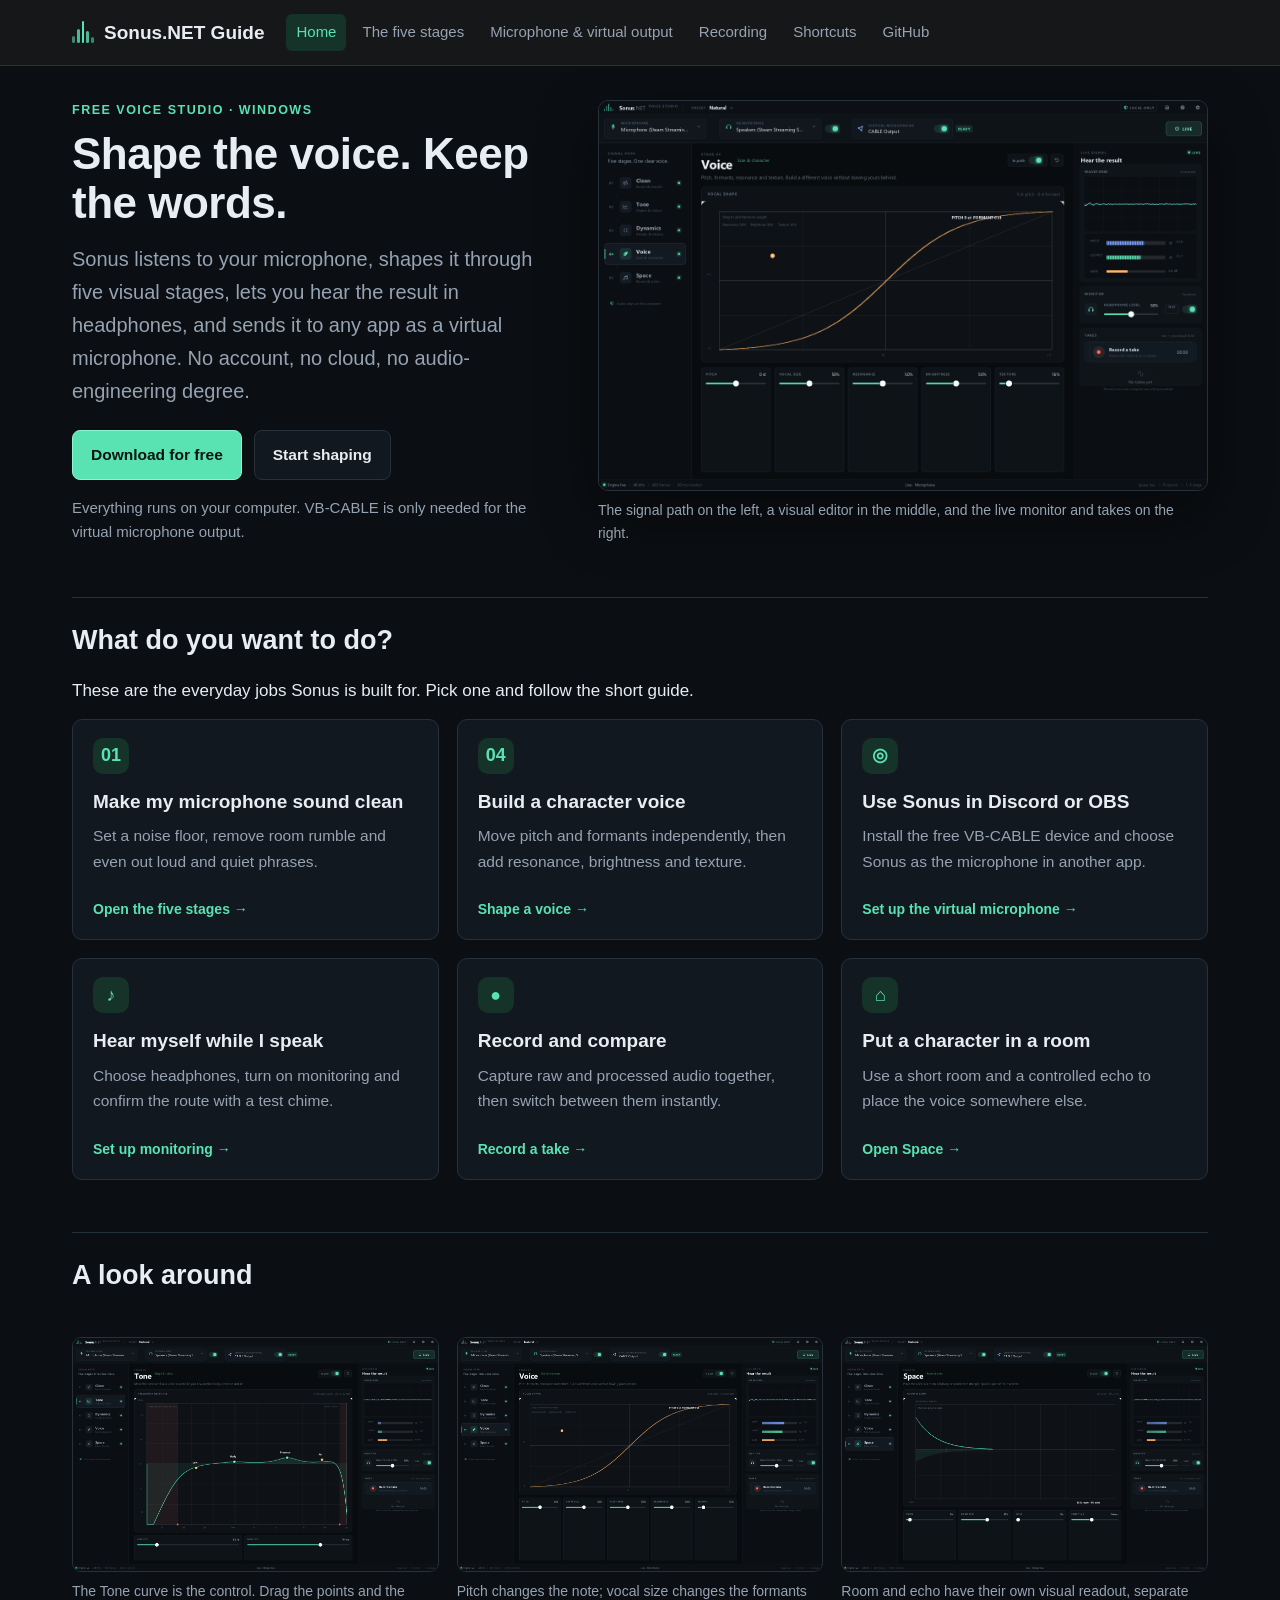
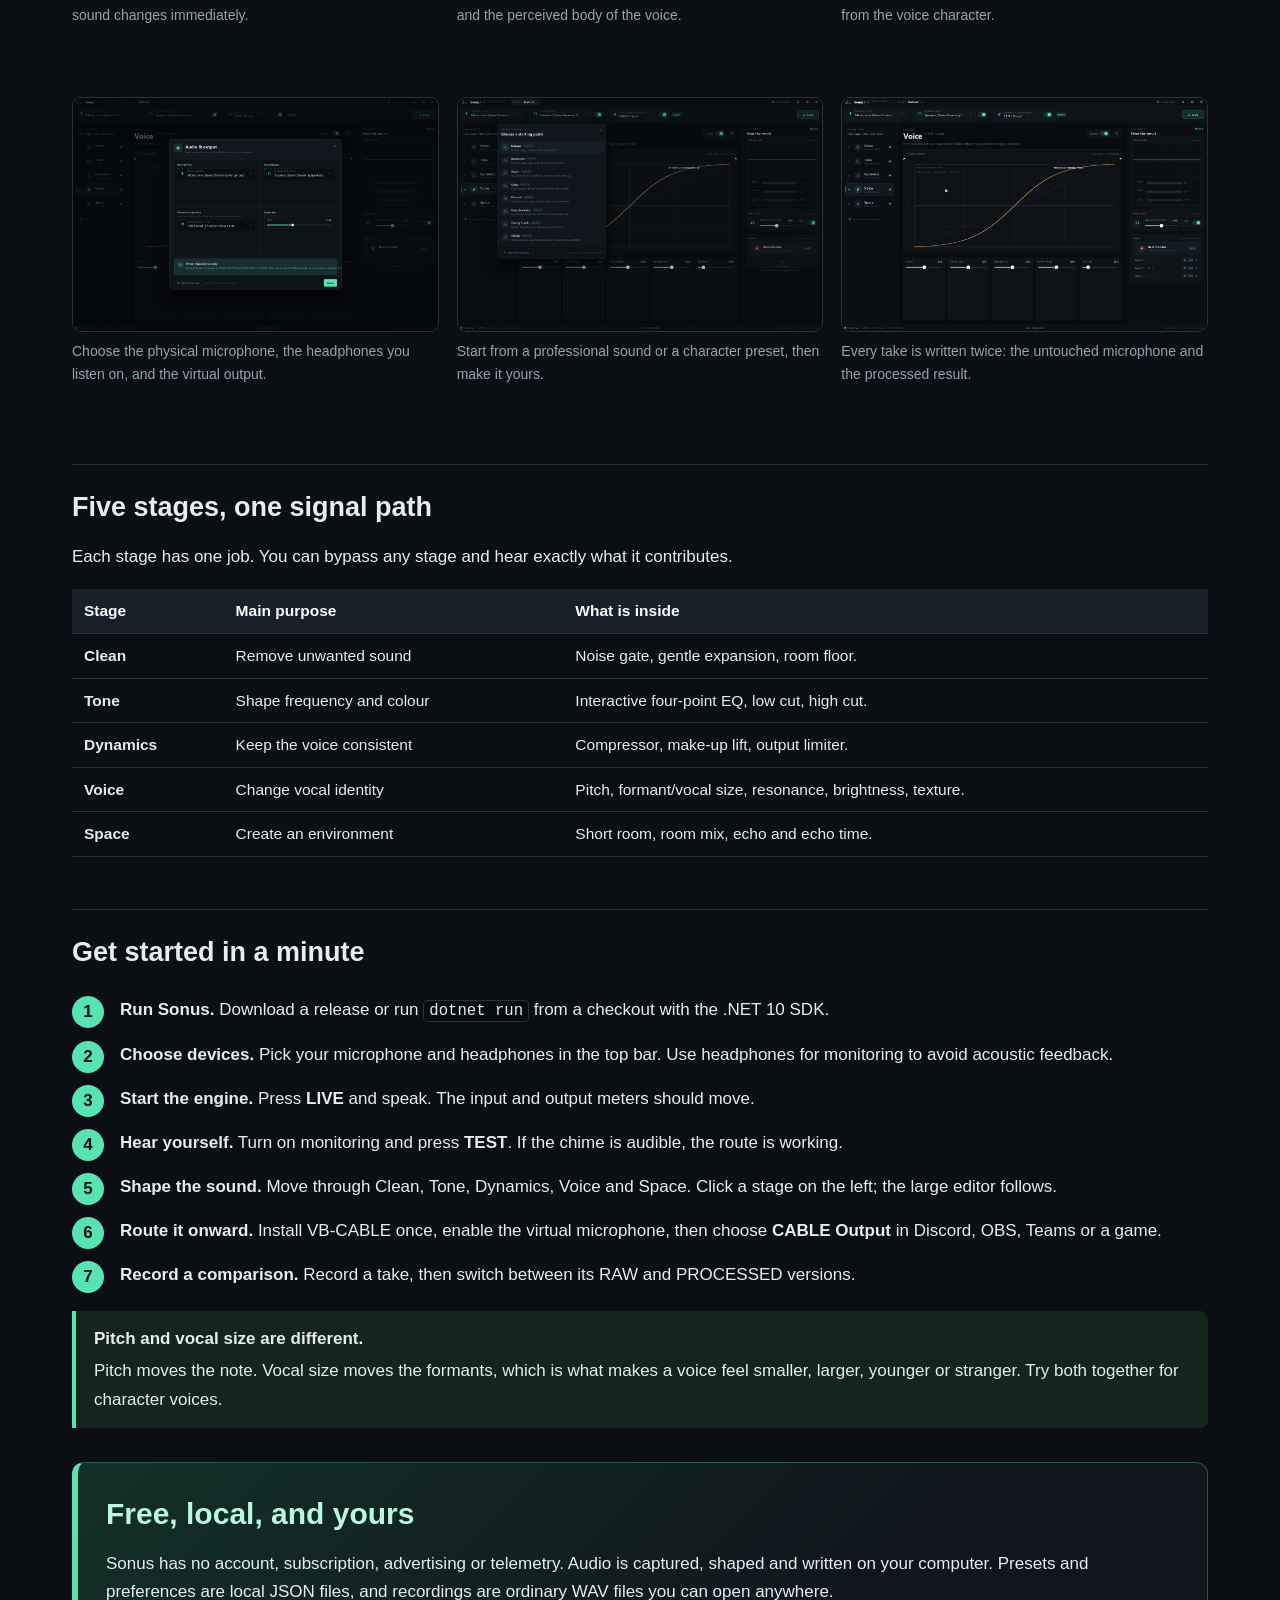
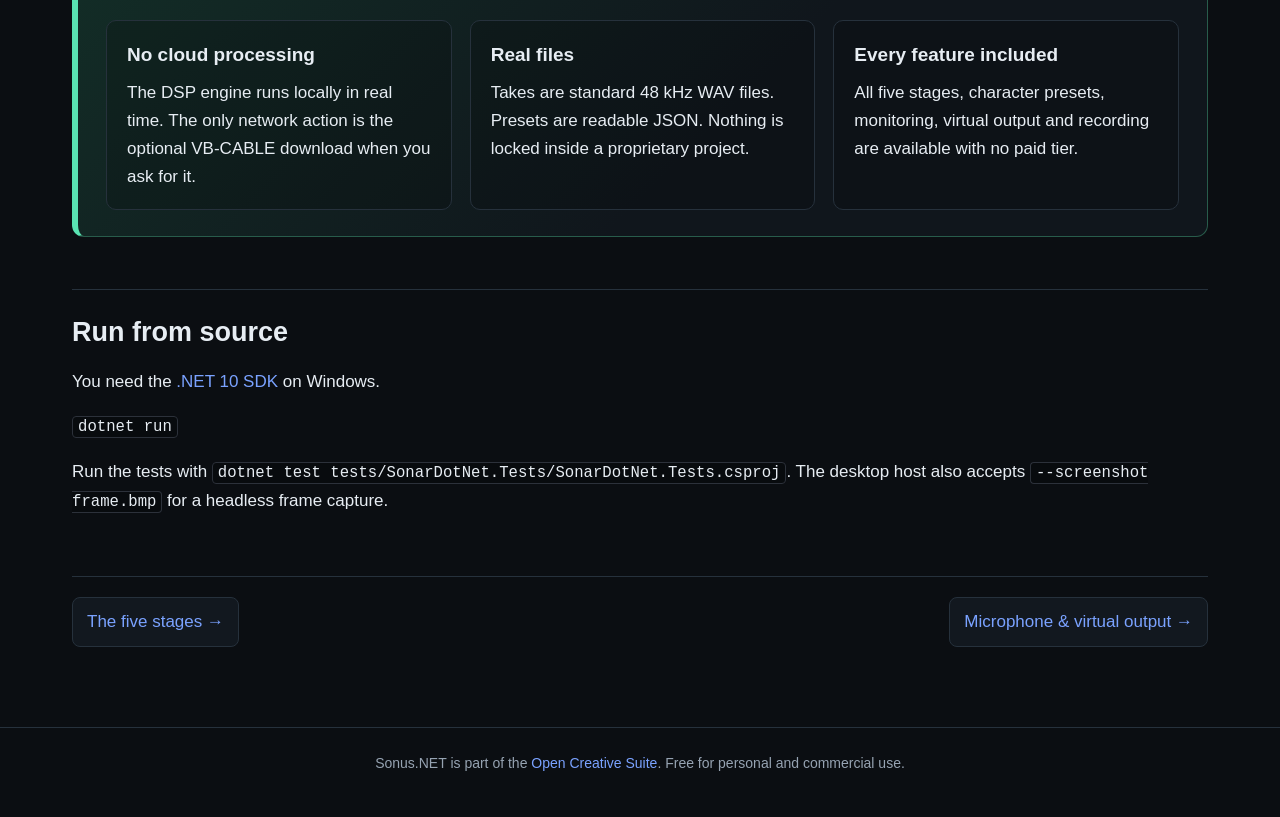
<file: docs/index.html>
<!DOCTYPE html>
<html lang="en">
<head>
    <meta charset="utf-8">
    <meta name="viewport" content="width=device-width, initial-scale=1">
    <title>Sonus.NET Guide</title>
    <meta name="description" content="Learn Sonus.NET: a local-first voice studio for shaping your microphone, building character voices, monitoring in headphones and routing a virtual microphone into Discord, OBS and games.">
    <link rel="stylesheet" href="style.css">
</head>
<body>
<header class="topbar">
    <div class="topbar-inner">
        <a class="brand" href="index.html">
            <span class="brand-wave"><span></span><span></span><span></span><span></span><span></span></span>
            Sonus.NET Guide
        </a>
        <nav class="mainnav">
            <a class="active" href="index.html">Home</a>
            <a href="stages.html">The five stages</a>
            <a href="microphone.html">Microphone &amp; virtual output</a>
            <a href="recording.html">Recording</a>
            <a href="shortcuts.html">Shortcuts</a>
            <a href="https://github.com/OpenCreativeSuite/SonarDotNet">GitHub</a>
        </nav>
    </div>
</header>

<main>
    <section class="hero">
        <div>
            <p class="eyebrow">Free voice studio · Windows</p>
            <h1>Shape the voice. Keep the words.</h1>
            <p class="lead">Sonus listens to your microphone, shapes it through five visual stages, lets you hear the result in headphones, and sends it to any app as a virtual microphone. No account, no cloud, no audio-engineering degree.</p>
            <div class="cta-row">
                <a class="btn btn-primary" href="https://github.com/OpenCreativeSuite/SonarDotNet/releases/latest">Download for free</a>
                <a class="btn btn-quiet" href="stages.html">Start shaping</a>
            </div>
            <p class="hero-note">Everything runs on your computer. VB-CABLE is only needed for the virtual microphone output.</p>
        </div>
        <figure>
            <img src="screenshots/main.png" alt="The Sonus.NET main window with the Voice stage open and live audio metering" width="1440" height="920" fetchpriority="high" decoding="async">
            <figcaption>The signal path on the left, a visual editor in the middle, and the live monitor and takes on the right.</figcaption>
        </figure>
    </section>

    <h2 id="jobs">What do you want to do?</h2>
    <p>These are the everyday jobs Sonus is built for. Pick one and follow the short guide.</p>
    <div class="grid3 task-grid">
        <a class="card task" href="stages.html#clean">
            <span class="task-icon">01</span>
            <h3>Make my microphone sound clean</h3>
            <p>Set a noise floor, remove room rumble and even out loud and quiet phrases.</p>
            <span class="task-link">Open the five stages →</span>
        </a>
        <a class="card task" href="stages.html#voice">
            <span class="task-icon">04</span>
            <h3>Build a character voice</h3>
            <p>Move pitch and formants independently, then add resonance, brightness and texture.</p>
            <span class="task-link">Shape a voice →</span>
        </a>
        <a class="card task" href="microphone.html#virtual">
            <span class="task-icon">◎</span>
            <h3>Use Sonus in Discord or OBS</h3>
            <p>Install the free VB-CABLE device and choose Sonus as the microphone in another app.</p>
            <span class="task-link">Set up the virtual microphone →</span>
        </a>
        <a class="card task" href="microphone.html#monitor">
            <span class="task-icon">♪</span>
            <h3>Hear myself while I speak</h3>
            <p>Choose headphones, turn on monitoring and confirm the route with a test chime.</p>
            <span class="task-link">Set up monitoring →</span>
        </a>
        <a class="card task" href="recording.html">
            <span class="task-icon">●</span>
            <h3>Record and compare</h3>
            <p>Capture raw and processed audio together, then switch between them instantly.</p>
            <span class="task-link">Record a take →</span>
        </a>
        <a class="card task" href="stages.html#space">
            <span class="task-icon">⌂</span>
            <h3>Put a character in a room</h3>
            <p>Use a short room and a controlled echo to place the voice somewhere else.</p>
            <span class="task-link">Open Space →</span>
        </a>
    </div>

    <section id="gallery">
        <h2>A look around</h2>
        <div class="grid3">
            <figure>
                <img src="screenshots/tone.png" alt="The Tone stage with a movable frequency-response curve">
                <figcaption>The Tone curve is the control. Drag the points and the sound changes immediately.</figcaption>
            </figure>
            <figure>
                <img src="screenshots/voice.png" alt="The Voice stage with pitch, vocal size, resonance, brightness and texture controls">
                <figcaption>Pitch changes the note; vocal size changes the formants and the perceived body of the voice.</figcaption>
            </figure>
            <figure>
                <img src="screenshots/space.png" alt="The Space stage showing a room decay curve and echo controls">
                <figcaption>Room and echo have their own visual readout, separate from the voice character.</figcaption>
            </figure>
            <figure>
                <img src="screenshots/settings.png" alt="The audio settings with microphone, headphones and virtual microphone choices">
                <figcaption>Choose the physical microphone, the headphones you listen on, and the virtual output.</figcaption>
            </figure>
            <figure>
                <img src="screenshots/presets.png" alt="The preset library with enhancement and character presets">
                <figcaption>Start from a professional sound or a character preset, then make it yours.</figcaption>
            </figure>
            <figure>
                <img src="screenshots/recording.png" alt="The Takes panel with raw and processed versions of recent recordings">
                <figcaption>Every take is written twice: the untouched microphone and the processed result.</figcaption>
            </figure>
        </div>
    </section>

    <section id="stages">
        <h2>Five stages, one signal path</h2>
        <p>Each stage has one job. You can bypass any stage and hear exactly what it contributes.</p>
        <table>
            <thead><tr><th>Stage</th><th>Main purpose</th><th>What is inside</th></tr></thead>
            <tbody>
                <tr><td><strong>Clean</strong></td><td>Remove unwanted sound</td><td>Noise gate, gentle expansion, room floor.</td></tr>
                <tr><td><strong>Tone</strong></td><td>Shape frequency and colour</td><td>Interactive four-point EQ, low cut, high cut.</td></tr>
                <tr><td><strong>Dynamics</strong></td><td>Keep the voice consistent</td><td>Compressor, make-up lift, output limiter.</td></tr>
                <tr><td><strong>Voice</strong></td><td>Change vocal identity</td><td>Pitch, formant/vocal size, resonance, brightness, texture.</td></tr>
                <tr><td><strong>Space</strong></td><td>Create an environment</td><td>Short room, room mix, echo and echo time.</td></tr>
            </tbody>
        </table>
    </section>

    <section id="start">
        <h2>Get started in a minute</h2>
        <ol class="steps">
            <li><strong>Run Sonus.</strong> Download a release or run <code>dotnet run</code> from a checkout with the .NET 10 SDK.</li>
            <li><strong>Choose devices.</strong> Pick your microphone and headphones in the top bar. Use headphones for monitoring to avoid acoustic feedback.</li>
            <li><strong>Start the engine.</strong> Press <strong>LIVE</strong> and speak. The input and output meters should move.</li>
            <li><strong>Hear yourself.</strong> Turn on monitoring and press <strong>TEST</strong>. If the chime is audible, the route is working.</li>
            <li><strong>Shape the sound.</strong> Move through Clean, Tone, Dynamics, Voice and Space. Click a stage on the left; the large editor follows.</li>
            <li><strong>Route it onward.</strong> Install VB-CABLE once, enable the virtual microphone, then choose <strong>CABLE Output</strong> in Discord, OBS, Teams or a game.</li>
            <li><strong>Record a comparison.</strong> Record a take, then switch between its RAW and PROCESSED versions.</li>
        </ol>
        <div class="tip">
            <strong>Pitch and vocal size are different.</strong>
            Pitch moves the note. Vocal size moves the formants, which is what makes a voice feel smaller, larger, younger or stranger. Try both together for character voices.
        </div>
    </section>

    <section class="promise">
        <h2>Free, local, and yours</h2>
        <p>Sonus has no account, subscription, advertising or telemetry. Audio is captured, shaped and written on your computer. Presets and preferences are local JSON files, and recordings are ordinary WAV files you can open anywhere.</p>
        <div class="grid3">
            <div class="card">
                <h3>No cloud processing</h3>
                <p>The DSP engine runs locally in real time. The only network action is the optional VB-CABLE download when you ask for it.</p>
            </div>
            <div class="card">
                <h3>Real files</h3>
                <p>Takes are standard 48 kHz WAV files. Presets are readable JSON. Nothing is locked inside a proprietary project.</p>
            </div>
            <div class="card">
                <h3>Every feature included</h3>
                <p>All five stages, character presets, monitoring, virtual output and recording are available with no paid tier.</p>
            </div>
        </div>
    </section>

    <h2>Run from source</h2>
    <p>You need the <a href="https://dotnet.microsoft.com/download">.NET 10 SDK</a> on Windows.</p>
    <pre><code>dotnet run</code></pre>
    <p>Run the tests with <code>dotnet test tests/SonarDotNet.Tests/SonarDotNet.Tests.csproj</code>. The desktop host also accepts <code>--screenshot frame.bmp</code> for a headless frame capture.</p>

    <div class="pager">
        <a href="stages.html">The five stages →</a>
        <a href="microphone.html">Microphone &amp; virtual output →</a>
    </div>
</main>

<footer>
    Sonus.NET is part of the <a href="https://github.com/OpenCreativeSuite">Open Creative Suite</a>. Free for personal and commercial use.
</footer>
</body>
</html>
</file>
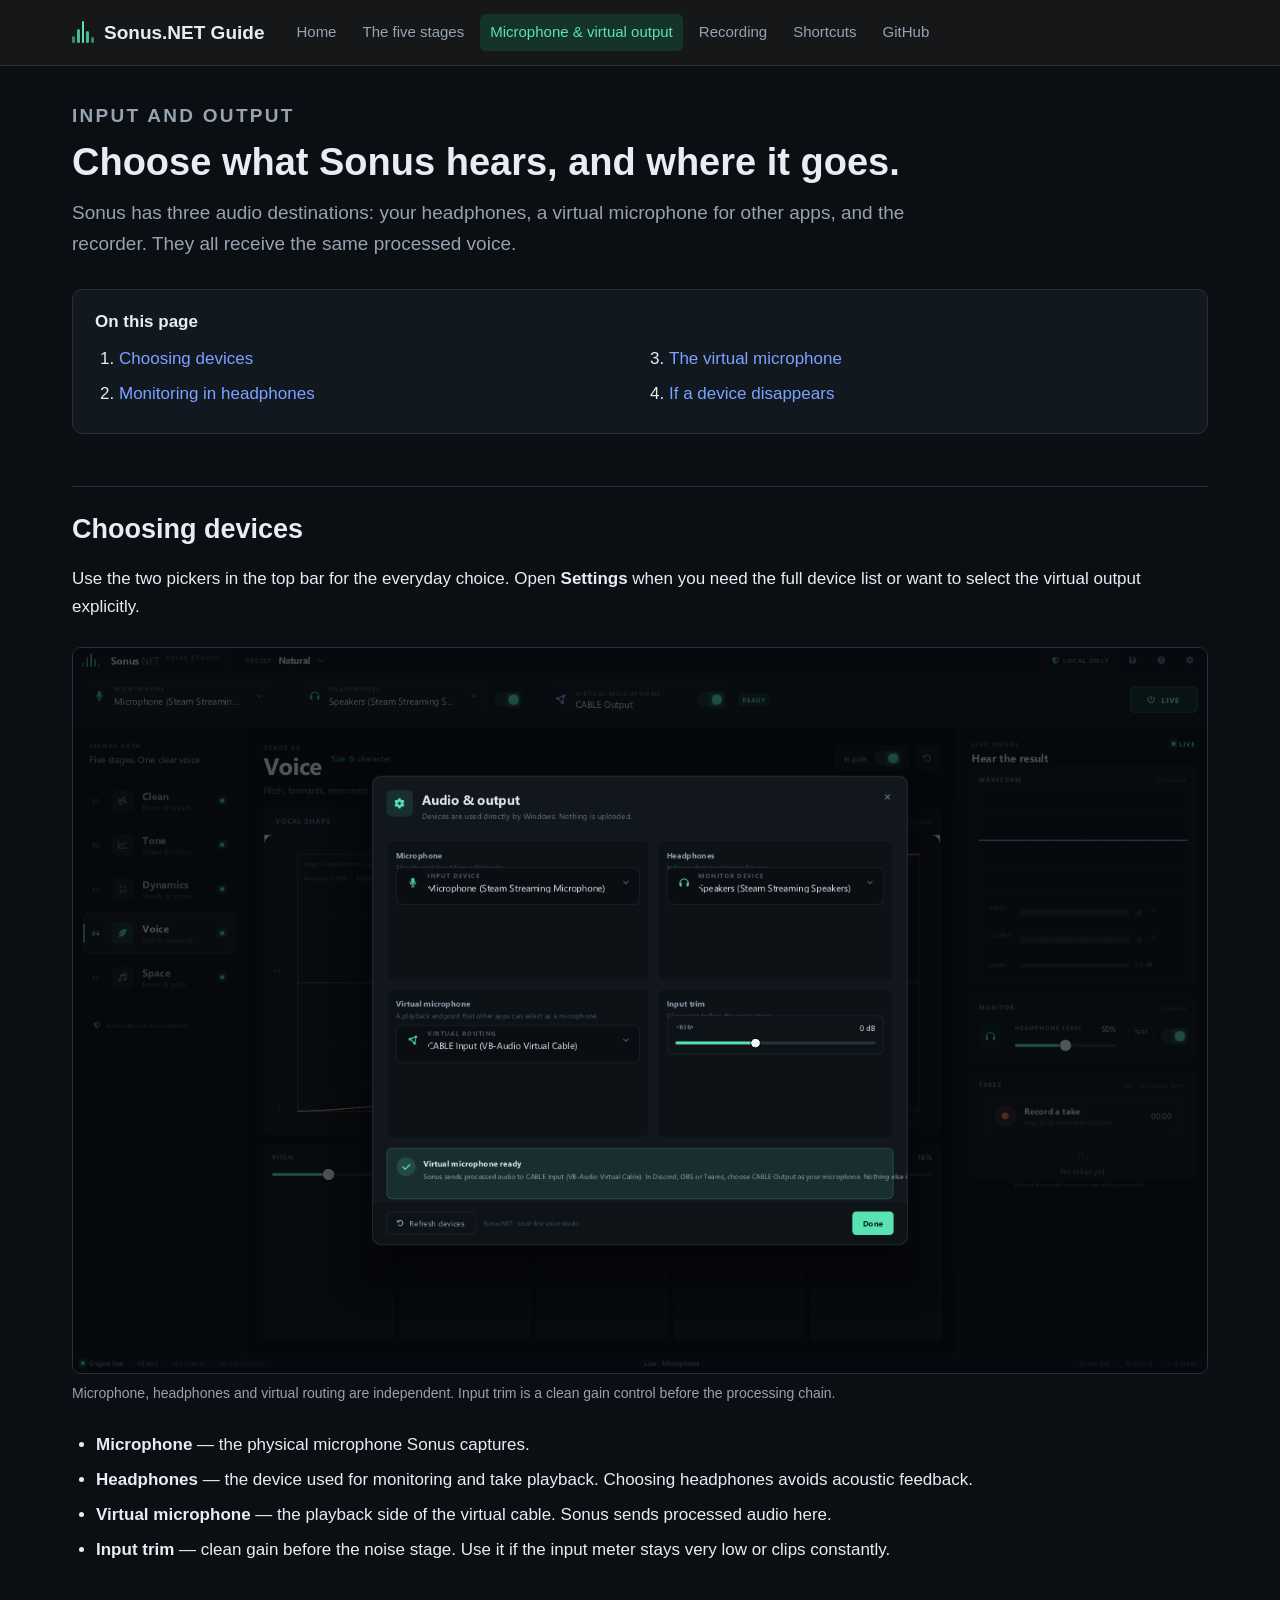
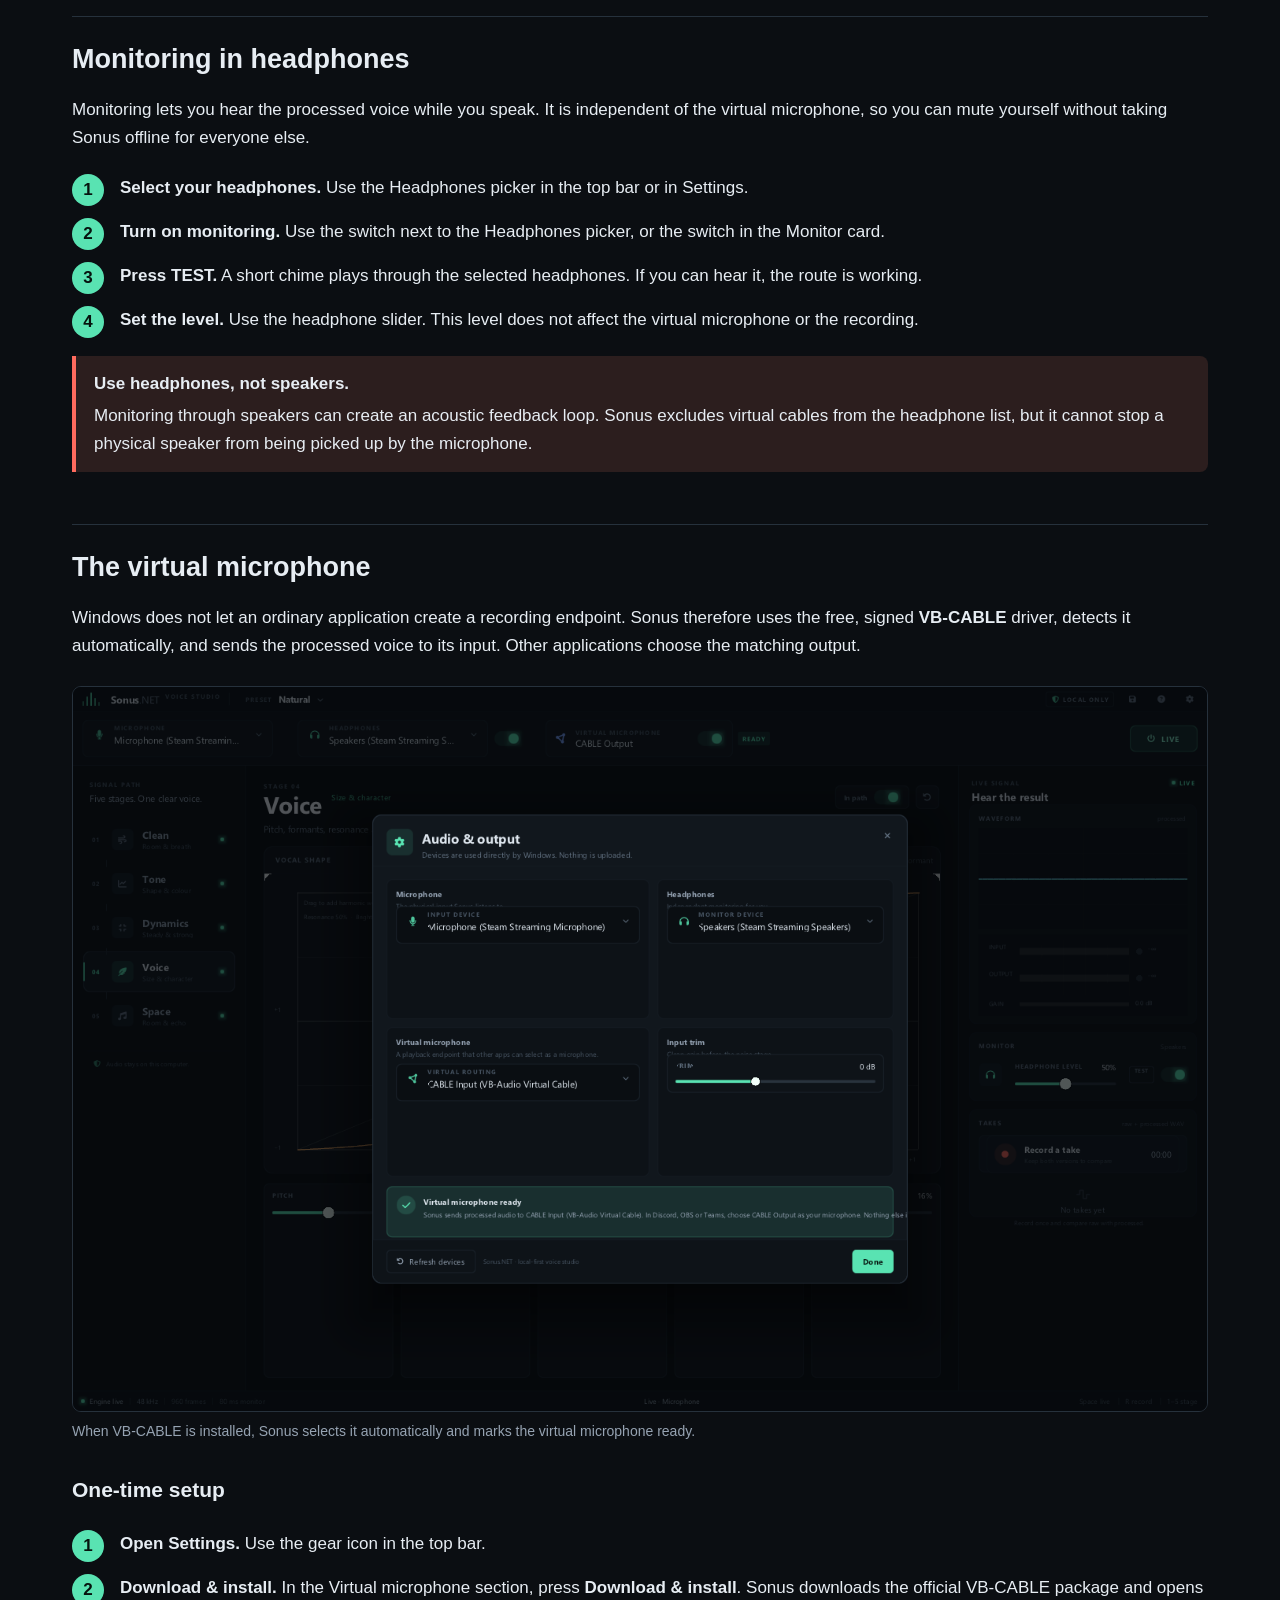
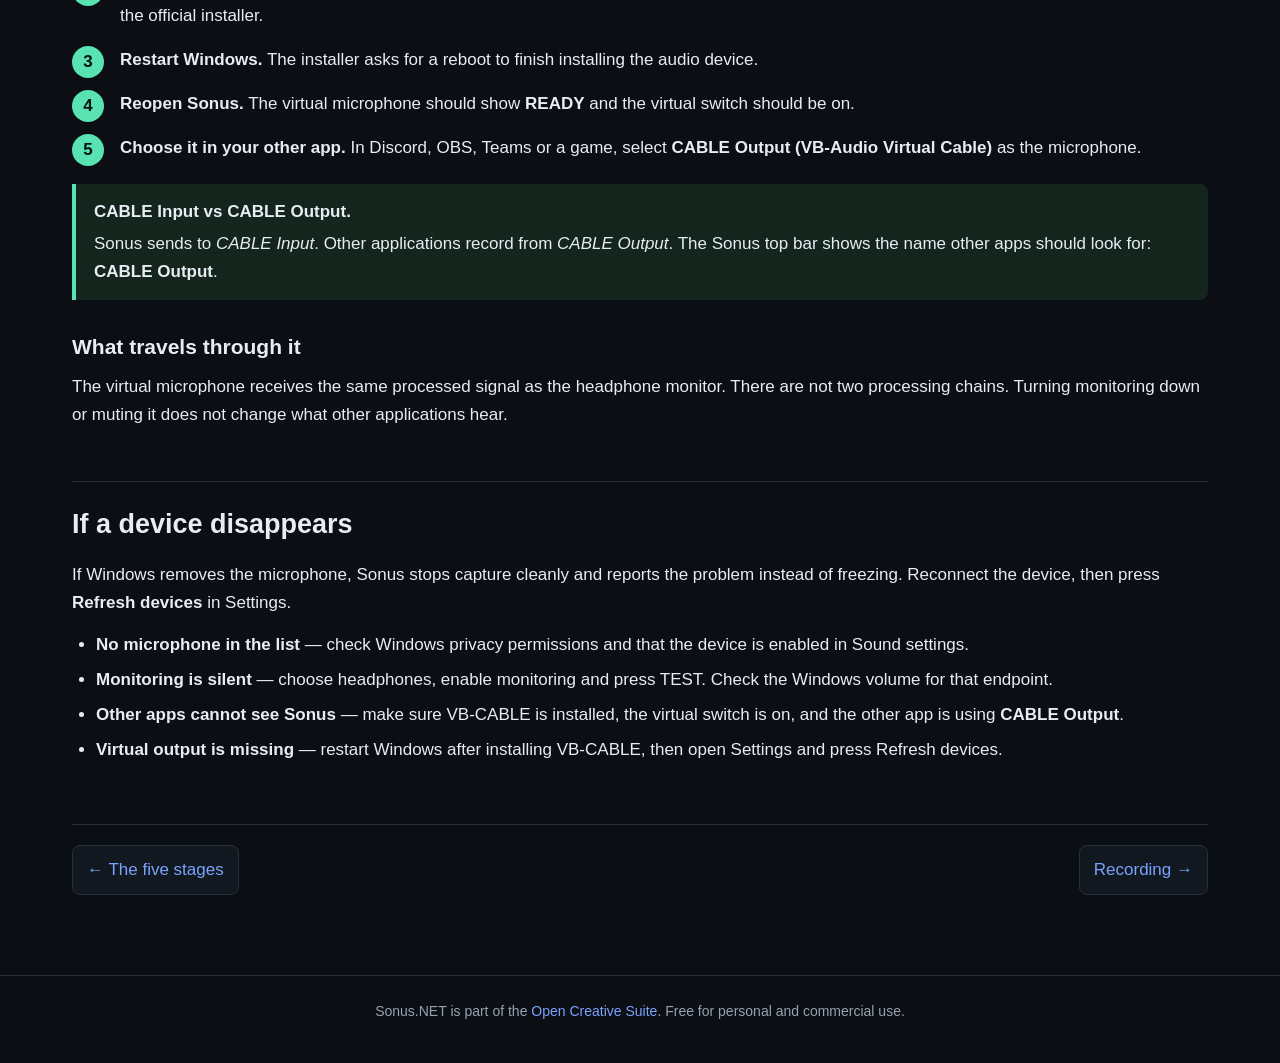
<file: docs/microphone.html>
<!DOCTYPE html>
<html lang="en">
<head>
    <meta charset="utf-8">
    <meta name="viewport" content="width=device-width, initial-scale=1">
    <title>Microphone &amp; virtual output · Sonus.NET Guide</title>
    <meta name="description" content="Set up a microphone, headphones, monitoring and the Sonus.NET virtual microphone through VB-CABLE.">
    <link rel="stylesheet" href="style.css">
</head>
<body>
<header class="topbar">
    <div class="topbar-inner">
        <a class="brand" href="index.html">
            <span class="brand-wave"><span></span><span></span><span></span><span></span><span></span></span>
            Sonus.NET Guide
        </a>
        <nav class="mainnav">
            <a href="index.html">Home</a>
            <a href="stages.html">The five stages</a>
            <a class="active" href="microphone.html">Microphone &amp; virtual output</a>
            <a href="recording.html">Recording</a>
            <a href="shortcuts.html">Shortcuts</a>
            <a href="https://github.com/OpenCreativeSuite/SonarDotNet">GitHub</a>
        </nav>
    </div>
</header>

<main>
    <div class="pagehead">
        <p class="eyebrow">Input and output</p>
        <h1>Choose what Sonus hears, and where it goes.</h1>
        <p>Sonus has three audio destinations: your headphones, a virtual microphone for other apps, and the recorder. They all receive the same processed voice.</p>
    </div>

    <div class="toc">
        <strong>On this page</strong>
        <ol>
            <li><a href="#devices">Choosing devices</a></li>
            <li><a href="#monitor">Monitoring in headphones</a></li>
            <li><a href="#virtual">The virtual microphone</a></li>
            <li><a href="#trouble">If a device disappears</a></li>
        </ol>
    </div>

    <section id="devices">
        <h2>Choosing devices</h2>
        <p>Use the two pickers in the top bar for the everyday choice. Open <strong>Settings</strong> when you need the full device list or want to select the virtual output explicitly.</p>
        <figure>
            <img src="screenshots/settings.png" alt="Audio settings showing microphone, headphones, virtual routing and input trim">
            <figcaption>Microphone, headphones and virtual routing are independent. Input trim is a clean gain control before the processing chain.</figcaption>
        </figure>
        <ul>
            <li><strong>Microphone</strong> — the physical microphone Sonus captures.</li>
            <li><strong>Headphones</strong> — the device used for monitoring and take playback. Choosing headphones avoids acoustic feedback.</li>
            <li><strong>Virtual microphone</strong> — the playback side of the virtual cable. Sonus sends processed audio here.</li>
            <li><strong>Input trim</strong> — clean gain before the noise stage. Use it if the input meter stays very low or clips constantly.</li>
        </ul>
    </section>

    <section id="monitor">
        <h2>Monitoring in headphones</h2>
        <p>Monitoring lets you hear the processed voice while you speak. It is independent of the virtual microphone, so you can mute yourself without taking Sonus offline for everyone else.</p>
        <ol class="steps">
            <li><strong>Select your headphones.</strong> Use the Headphones picker in the top bar or in Settings.</li>
            <li><strong>Turn on monitoring.</strong> Use the switch next to the Headphones picker, or the switch in the Monitor card.</li>
            <li><strong>Press TEST.</strong> A short chime plays through the selected headphones. If you can hear it, the route is working.</li>
            <li><strong>Set the level.</strong> Use the headphone slider. This level does not affect the virtual microphone or the recording.</li>
        </ol>
        <div class="warning">
            <strong>Use headphones, not speakers.</strong>
            Monitoring through speakers can create an acoustic feedback loop. Sonus excludes virtual cables from the headphone list, but it cannot stop a physical speaker from being picked up by the microphone.
        </div>
    </section>

    <section id="virtual">
        <h2>The virtual microphone</h2>
        <p>Windows does not let an ordinary application create a recording endpoint. Sonus therefore uses the free, signed <strong>VB-CABLE</strong> driver, detects it automatically, and sends the processed voice to its input. Other applications choose the matching output.</p>
        <figure>
            <img src="screenshots/settings.png" alt="Settings showing a ready virtual microphone routed to VB-CABLE">
            <figcaption>When VB-CABLE is installed, Sonus selects it automatically and marks the virtual microphone ready.</figcaption>
        </figure>
        <h3>One-time setup</h3>
        <ol class="steps">
            <li><strong>Open Settings.</strong> Use the gear icon in the top bar.</li>
            <li><strong>Download &amp; install.</strong> In the Virtual microphone section, press <strong>Download &amp; install</strong>. Sonus downloads the official VB-CABLE package and opens the official installer.</li>
            <li><strong>Restart Windows.</strong> The installer asks for a reboot to finish installing the audio device.</li>
            <li><strong>Reopen Sonus.</strong> The virtual microphone should show <strong>READY</strong> and the virtual switch should be on.</li>
            <li><strong>Choose it in your other app.</strong> In Discord, OBS, Teams or a game, select <strong>CABLE Output (VB-Audio Virtual Cable)</strong> as the microphone.</li>
        </ol>
        <div class="tip">
            <strong>CABLE Input vs CABLE Output.</strong>
            Sonus sends to <em>CABLE Input</em>. Other applications record from <em>CABLE Output</em>. The Sonus top bar shows the name other apps should look for: <strong>CABLE Output</strong>.
        </div>
        <h3>What travels through it</h3>
        <p>The virtual microphone receives the same processed signal as the headphone monitor. There are not two processing chains. Turning monitoring down or muting it does not change what other applications hear.</p>
    </section>

    <section id="trouble">
        <h2>If a device disappears</h2>
        <p>If Windows removes the microphone, Sonus stops capture cleanly and reports the problem instead of freezing. Reconnect the device, then press <strong>Refresh devices</strong> in Settings.</p>
        <ul>
            <li><strong>No microphone in the list</strong> — check Windows privacy permissions and that the device is enabled in Sound settings.</li>
            <li><strong>Monitoring is silent</strong> — choose headphones, enable monitoring and press TEST. Check the Windows volume for that endpoint.</li>
            <li><strong>Other apps cannot see Sonus</strong> — make sure VB-CABLE is installed, the virtual switch is on, and the other app is using <strong>CABLE Output</strong>.</li>
            <li><strong>Virtual output is missing</strong> — restart Windows after installing VB-CABLE, then open Settings and press Refresh devices.</li>
        </ul>
    </section>

    <div class="pager">
        <a href="stages.html">← The five stages</a>
        <a href="recording.html">Recording →</a>
    </div>
</main>

<footer>
    Sonus.NET is part of the <a href="https://github.com/OpenCreativeSuite">Open Creative Suite</a>. Free for personal and commercial use.
</footer>
</body>
</html>
</file>
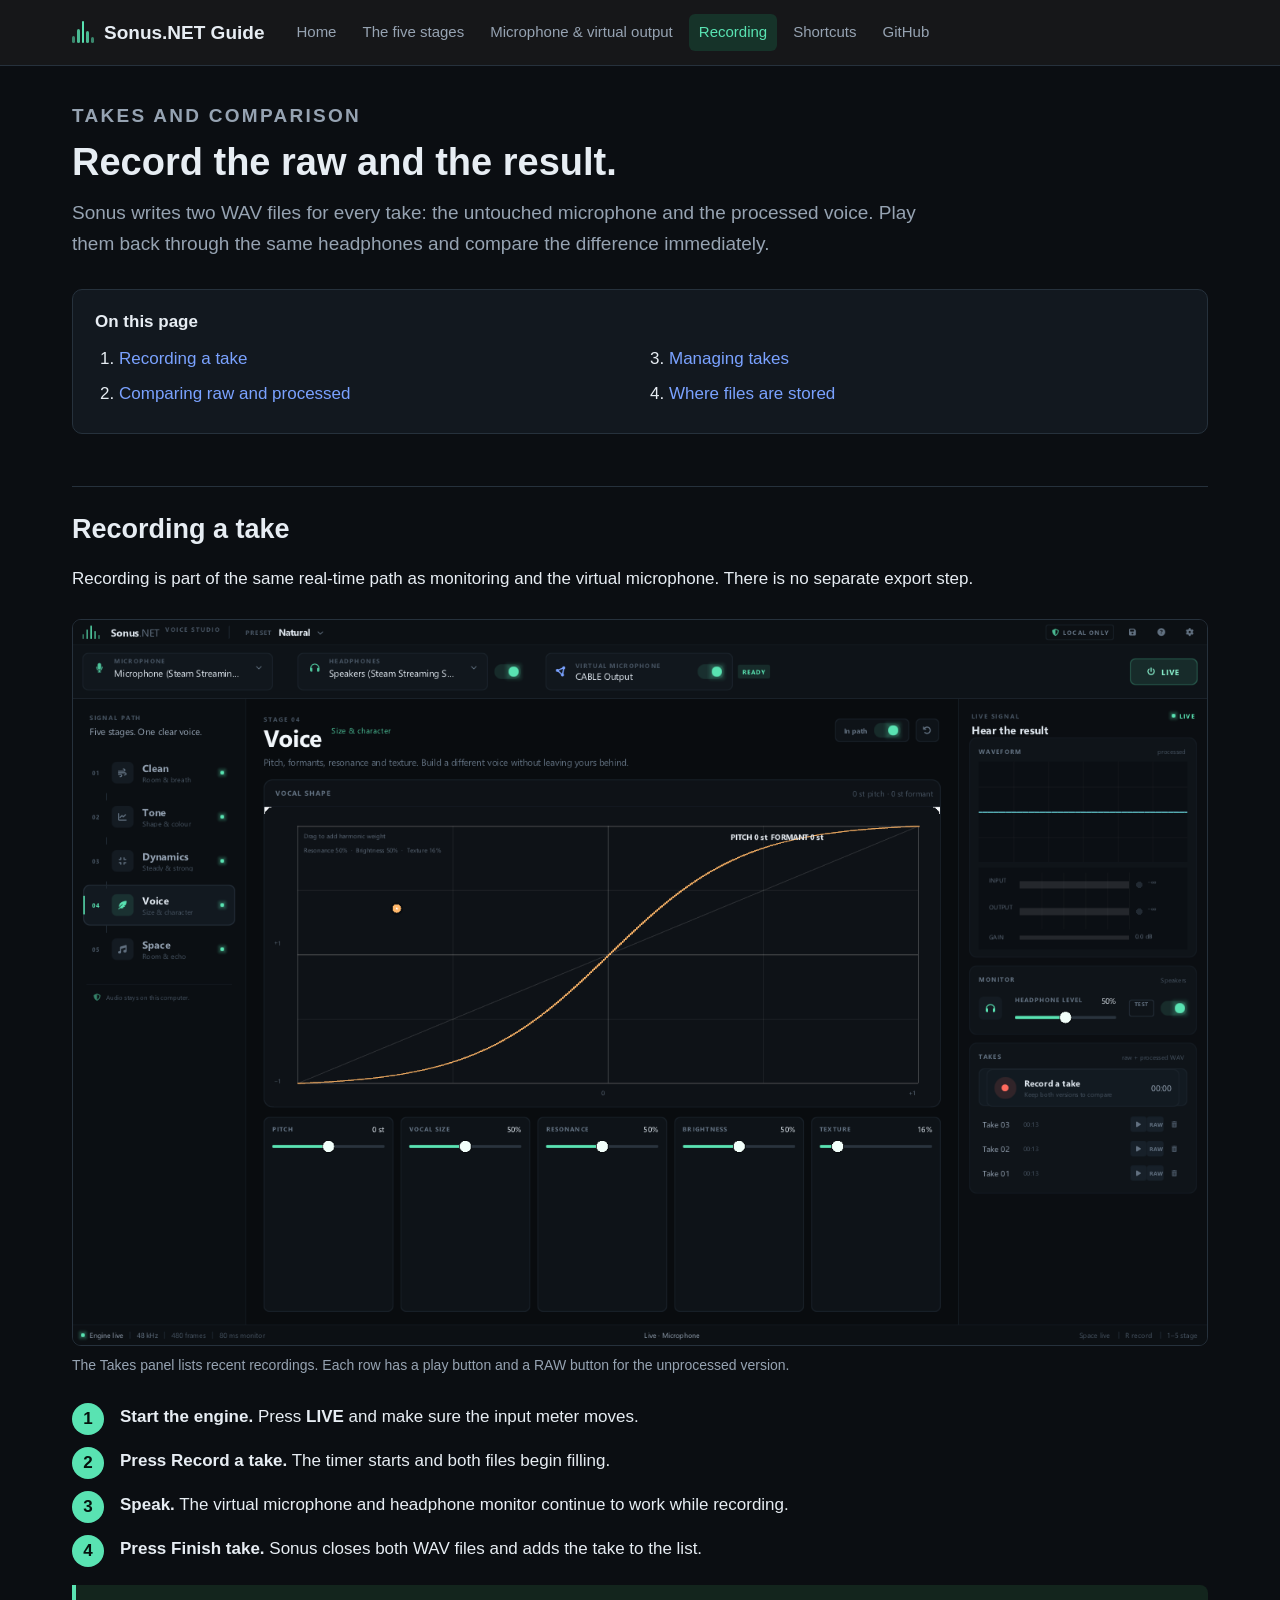
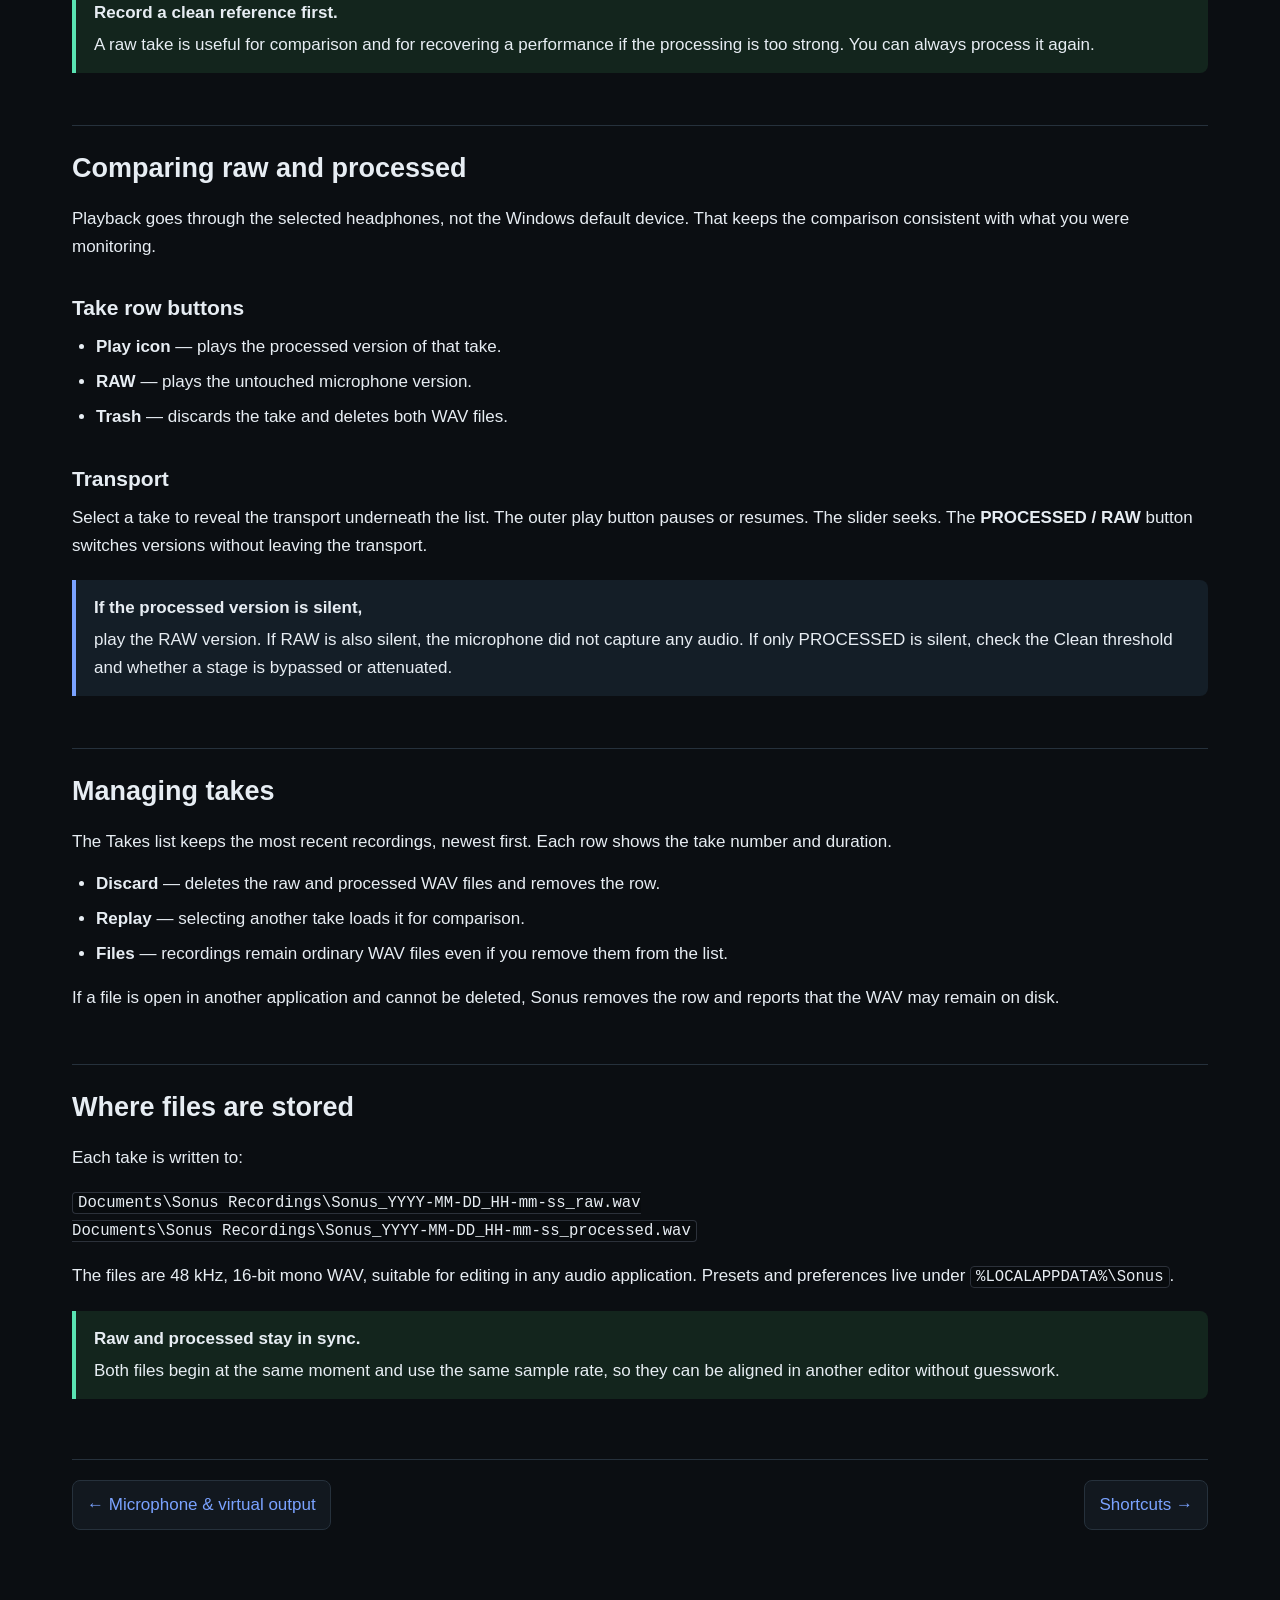
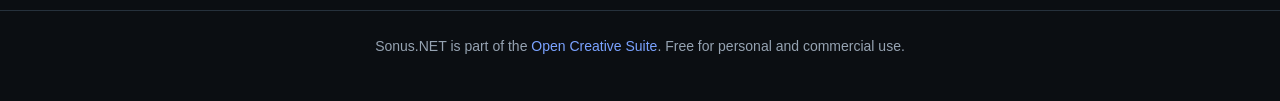
<file: docs/recording.html>
<!DOCTYPE html>
<html lang="en">
<head>
    <meta charset="utf-8">
    <meta name="viewport" content="width=device-width, initial-scale=1">
    <title>Recording · Sonus.NET Guide</title>
    <meta name="description" content="Record raw and processed voice takes in Sonus.NET, compare them, and manage your recordings.">
    <link rel="stylesheet" href="style.css">
</head>
<body>
<header class="topbar">
    <div class="topbar-inner">
        <a class="brand" href="index.html">
            <span class="brand-wave"><span></span><span></span><span></span><span></span><span></span></span>
            Sonus.NET Guide
        </a>
        <nav class="mainnav">
            <a href="index.html">Home</a>
            <a href="stages.html">The five stages</a>
            <a href="microphone.html">Microphone &amp; virtual output</a>
            <a class="active" href="recording.html">Recording</a>
            <a href="shortcuts.html">Shortcuts</a>
            <a href="https://github.com/OpenCreativeSuite/SonarDotNet">GitHub</a>
        </nav>
    </div>
</header>

<main>
    <div class="pagehead">
        <p class="eyebrow">Takes and comparison</p>
        <h1>Record the raw and the result.</h1>
        <p>Sonus writes two WAV files for every take: the untouched microphone and the processed voice. Play them back through the same headphones and compare the difference immediately.</p>
    </div>

    <div class="toc">
        <strong>On this page</strong>
        <ol>
            <li><a href="#record">Recording a take</a></li>
            <li><a href="#compare">Comparing raw and processed</a></li>
            <li><a href="#manage">Managing takes</a></li>
            <li><a href="#files">Where files are stored</a></li>
        </ol>
    </div>

    <section id="record">
        <h2>Recording a take</h2>
        <p>Recording is part of the same real-time path as monitoring and the virtual microphone. There is no separate export step.</p>
        <figure>
            <img src="screenshots/recording.png" alt="The Takes panel with recent raw and processed recordings">
            <figcaption>The Takes panel lists recent recordings. Each row has a play button and a RAW button for the unprocessed version.</figcaption>
        </figure>
        <ol class="steps">
            <li><strong>Start the engine.</strong> Press <strong>LIVE</strong> and make sure the input meter moves.</li>
            <li><strong>Press Record a take.</strong> The timer starts and both files begin filling.</li>
            <li><strong>Speak.</strong> The virtual microphone and headphone monitor continue to work while recording.</li>
            <li><strong>Press Finish take.</strong> Sonus closes both WAV files and adds the take to the list.</li>
        </ol>
        <div class="tip">
            <strong>Record a clean reference first.</strong>
            A raw take is useful for comparison and for recovering a performance if the processing is too strong. You can always process it again.
        </div>
    </section>

    <section id="compare">
        <h2>Comparing raw and processed</h2>
        <p>Playback goes through the selected headphones, not the Windows default device. That keeps the comparison consistent with what you were monitoring.</p>
        <h3>Take row buttons</h3>
        <ul>
            <li><strong>Play icon</strong> — plays the processed version of that take.</li>
            <li><strong>RAW</strong> — plays the untouched microphone version.</li>
            <li><strong>Trash</strong> — discards the take and deletes both WAV files.</li>
        </ul>
        <h3>Transport</h3>
        <p>Select a take to reveal the transport underneath the list. The outer play button pauses or resumes. The slider seeks. The <strong>PROCESSED / RAW</strong> button switches versions without leaving the transport.</p>
        <div class="note">
            <strong>If the processed version is silent,</strong>
            play the RAW version. If RAW is also silent, the microphone did not capture any audio. If only PROCESSED is silent, check the Clean threshold and whether a stage is bypassed or attenuated.
        </div>
    </section>

    <section id="manage">
        <h2>Managing takes</h2>
        <p>The Takes list keeps the most recent recordings, newest first. Each row shows the take number and duration.</p>
        <ul>
            <li><strong>Discard</strong> — deletes the raw and processed WAV files and removes the row.</li>
            <li><strong>Replay</strong> — selecting another take loads it for comparison.</li>
            <li><strong>Files</strong> — recordings remain ordinary WAV files even if you remove them from the list.</li>
        </ul>
        <p>If a file is open in another application and cannot be deleted, Sonus removes the row and reports that the WAV may remain on disk.</p>
    </section>

    <section id="files">
        <h2>Where files are stored</h2>
        <p>Each take is written to:</p>
        <pre><code>Documents\Sonus Recordings\Sonus_YYYY-MM-DD_HH-mm-ss_raw.wav
Documents\Sonus Recordings\Sonus_YYYY-MM-DD_HH-mm-ss_processed.wav</code></pre>
        <p>The files are 48 kHz, 16-bit mono WAV, suitable for editing in any audio application. Presets and preferences live under <code>%LOCALAPPDATA%\Sonus</code>.</p>
        <div class="tip">
            <strong>Raw and processed stay in sync.</strong>
            Both files begin at the same moment and use the same sample rate, so they can be aligned in another editor without guesswork.
        </div>
    </section>

    <div class="pager">
        <a href="microphone.html">← Microphone &amp; virtual output</a>
        <a href="shortcuts.html">Shortcuts →</a>
    </div>
</main>

<footer>
    Sonus.NET is part of the <a href="https://github.com/OpenCreativeSuite">Open Creative Suite</a>. Free for personal and commercial use.
</footer>
</body>
</html>
</file>
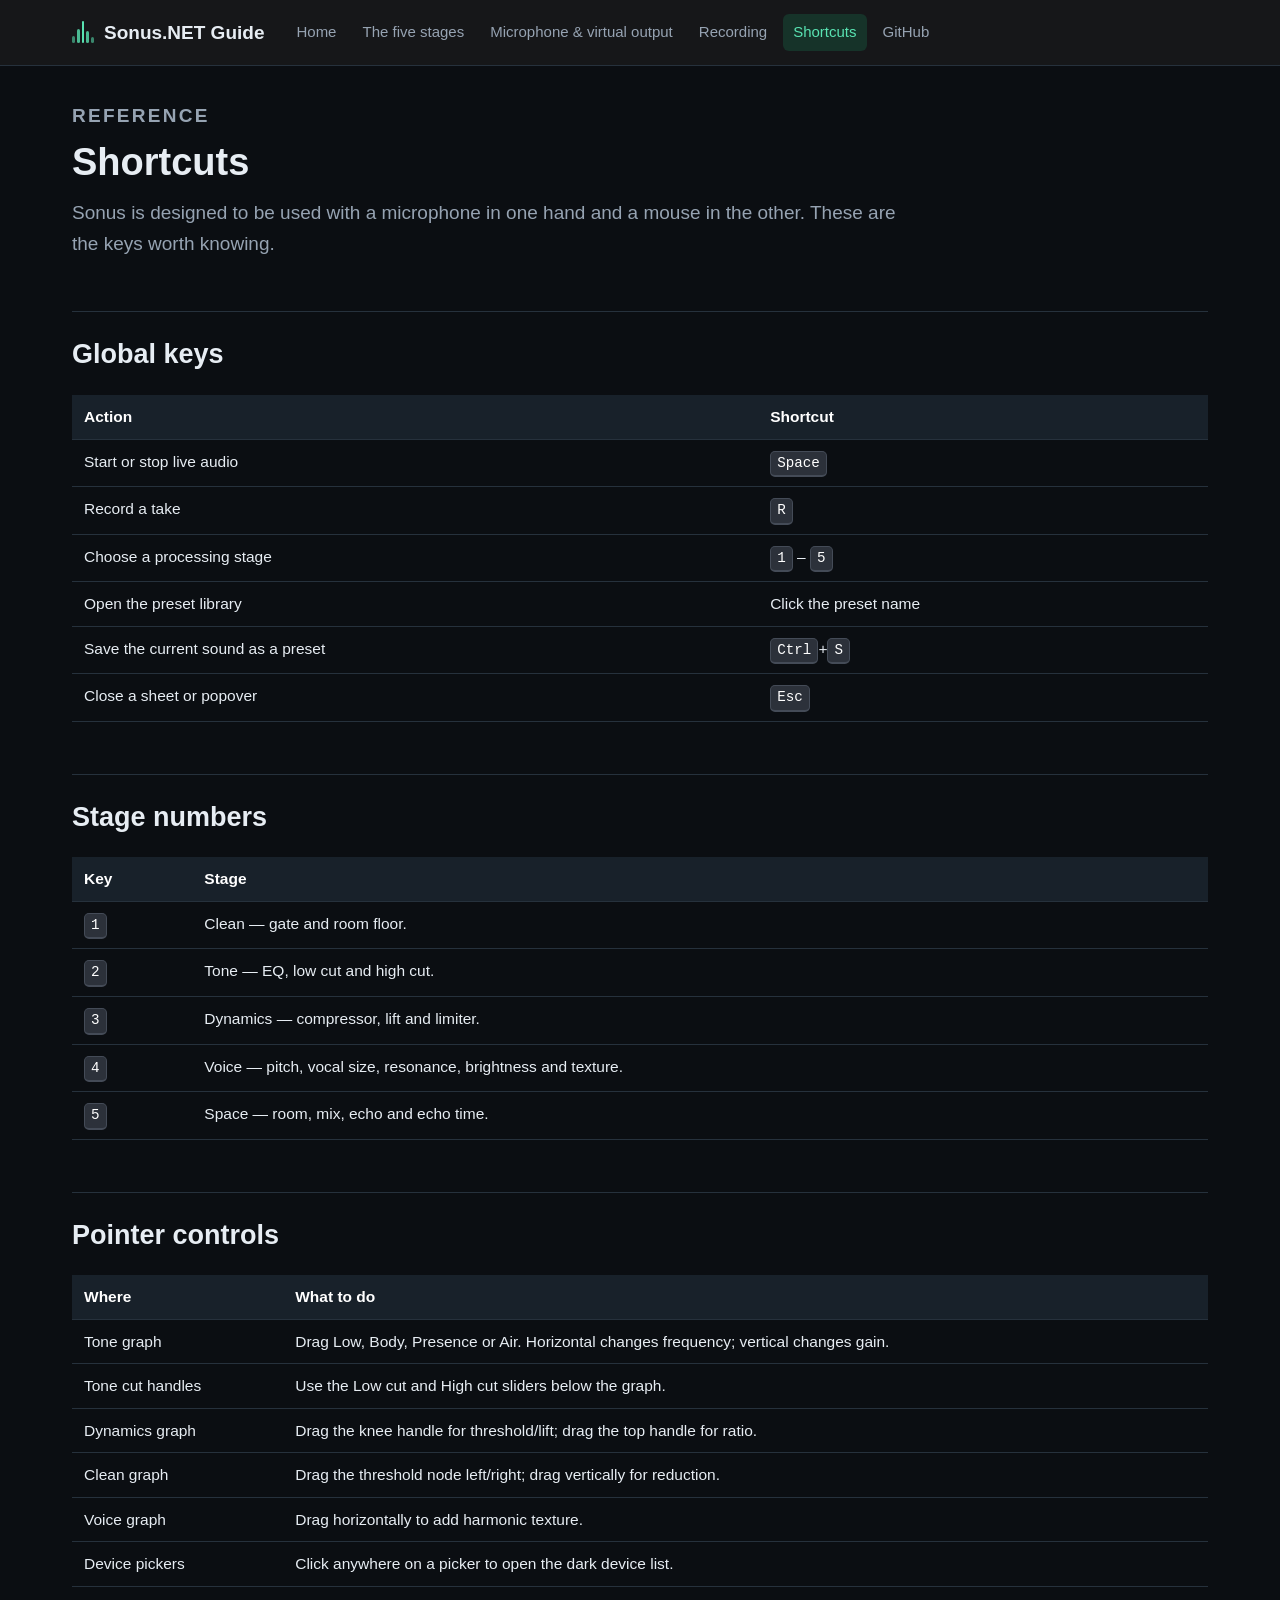
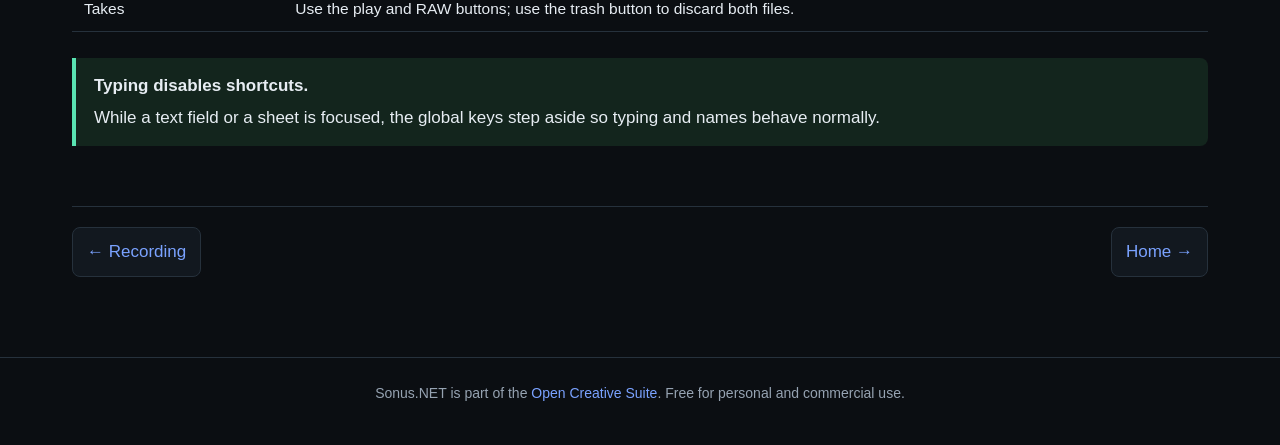
<file: docs/shortcuts.html>
<!DOCTYPE html>
<html lang="en">
<head>
    <meta charset="utf-8">
    <meta name="viewport" content="width=device-width, initial-scale=1">
    <title>Shortcuts · Sonus.NET Guide</title>
    <meta name="description" content="Keyboard and pointer shortcuts for Sonus.NET.">
    <link rel="stylesheet" href="style.css">
</head>
<body>
<header class="topbar">
    <div class="topbar-inner">
        <a class="brand" href="index.html">
            <span class="brand-wave"><span></span><span></span><span></span><span></span><span></span></span>
            Sonus.NET Guide
        </a>
        <nav class="mainnav">
            <a href="index.html">Home</a>
            <a href="stages.html">The five stages</a>
            <a href="microphone.html">Microphone &amp; virtual output</a>
            <a href="recording.html">Recording</a>
            <a class="active" href="shortcuts.html">Shortcuts</a>
            <a href="https://github.com/OpenCreativeSuite/SonarDotNet">GitHub</a>
        </nav>
    </div>
</header>

<main>
    <div class="pagehead">
        <p class="eyebrow">Reference</p>
        <h1>Shortcuts</h1>
        <p>Sonus is designed to be used with a microphone in one hand and a mouse in the other. These are the keys worth knowing.</p>
    </div>

    <h2>Global keys</h2>
    <table>
        <thead><tr><th>Action</th><th>Shortcut</th></tr></thead>
        <tbody>
            <tr><td>Start or stop live audio</td><td><kbd>Space</kbd></td></tr>
            <tr><td>Record a take</td><td><kbd>R</kbd></td></tr>
            <tr><td>Choose a processing stage</td><td><kbd>1</kbd> – <kbd>5</kbd></td></tr>
            <tr><td>Open the preset library</td><td>Click the preset name</td></tr>
            <tr><td>Save the current sound as a preset</td><td><kbd>Ctrl</kbd>+<kbd>S</kbd></td></tr>
            <tr><td>Close a sheet or popover</td><td><kbd>Esc</kbd></td></tr>
        </tbody>
    </table>

    <h2>Stage numbers</h2>
    <table>
        <thead><tr><th>Key</th><th>Stage</th></tr></thead>
        <tbody>
            <tr><td><kbd>1</kbd></td><td>Clean — gate and room floor.</td></tr>
            <tr><td><kbd>2</kbd></td><td>Tone — EQ, low cut and high cut.</td></tr>
            <tr><td><kbd>3</kbd></td><td>Dynamics — compressor, lift and limiter.</td></tr>
            <tr><td><kbd>4</kbd></td><td>Voice — pitch, vocal size, resonance, brightness and texture.</td></tr>
            <tr><td><kbd>5</kbd></td><td>Space — room, mix, echo and echo time.</td></tr>
        </tbody>
    </table>

    <h2>Pointer controls</h2>
    <table>
        <thead><tr><th>Where</th><th>What to do</th></tr></thead>
        <tbody>
            <tr><td>Tone graph</td><td>Drag Low, Body, Presence or Air. Horizontal changes frequency; vertical changes gain.</td></tr>
            <tr><td>Tone cut handles</td><td>Use the Low cut and High cut sliders below the graph.</td></tr>
            <tr><td>Dynamics graph</td><td>Drag the knee handle for threshold/lift; drag the top handle for ratio.</td></tr>
            <tr><td>Clean graph</td><td>Drag the threshold node left/right; drag vertically for reduction.</td></tr>
            <tr><td>Voice graph</td><td>Drag horizontally to add harmonic texture.</td></tr>
            <tr><td>Device pickers</td><td>Click anywhere on a picker to open the dark device list.</td></tr>
            <tr><td>Takes</td><td>Use the play and RAW buttons; use the trash button to discard both files.</td></tr>
        </tbody>
    </table>

    <div class="tip">
        <strong>Typing disables shortcuts.</strong>
        While a text field or a sheet is focused, the global keys step aside so typing and names behave normally.
    </div>

    <div class="pager">
        <a href="recording.html">← Recording</a>
        <a href="index.html">Home →</a>
    </div>
</main>

<footer>
    Sonus.NET is part of the <a href="https://github.com/OpenCreativeSuite">Open Creative Suite</a>. Free for personal and commercial use.
</footer>
</body>
</html>
</file>
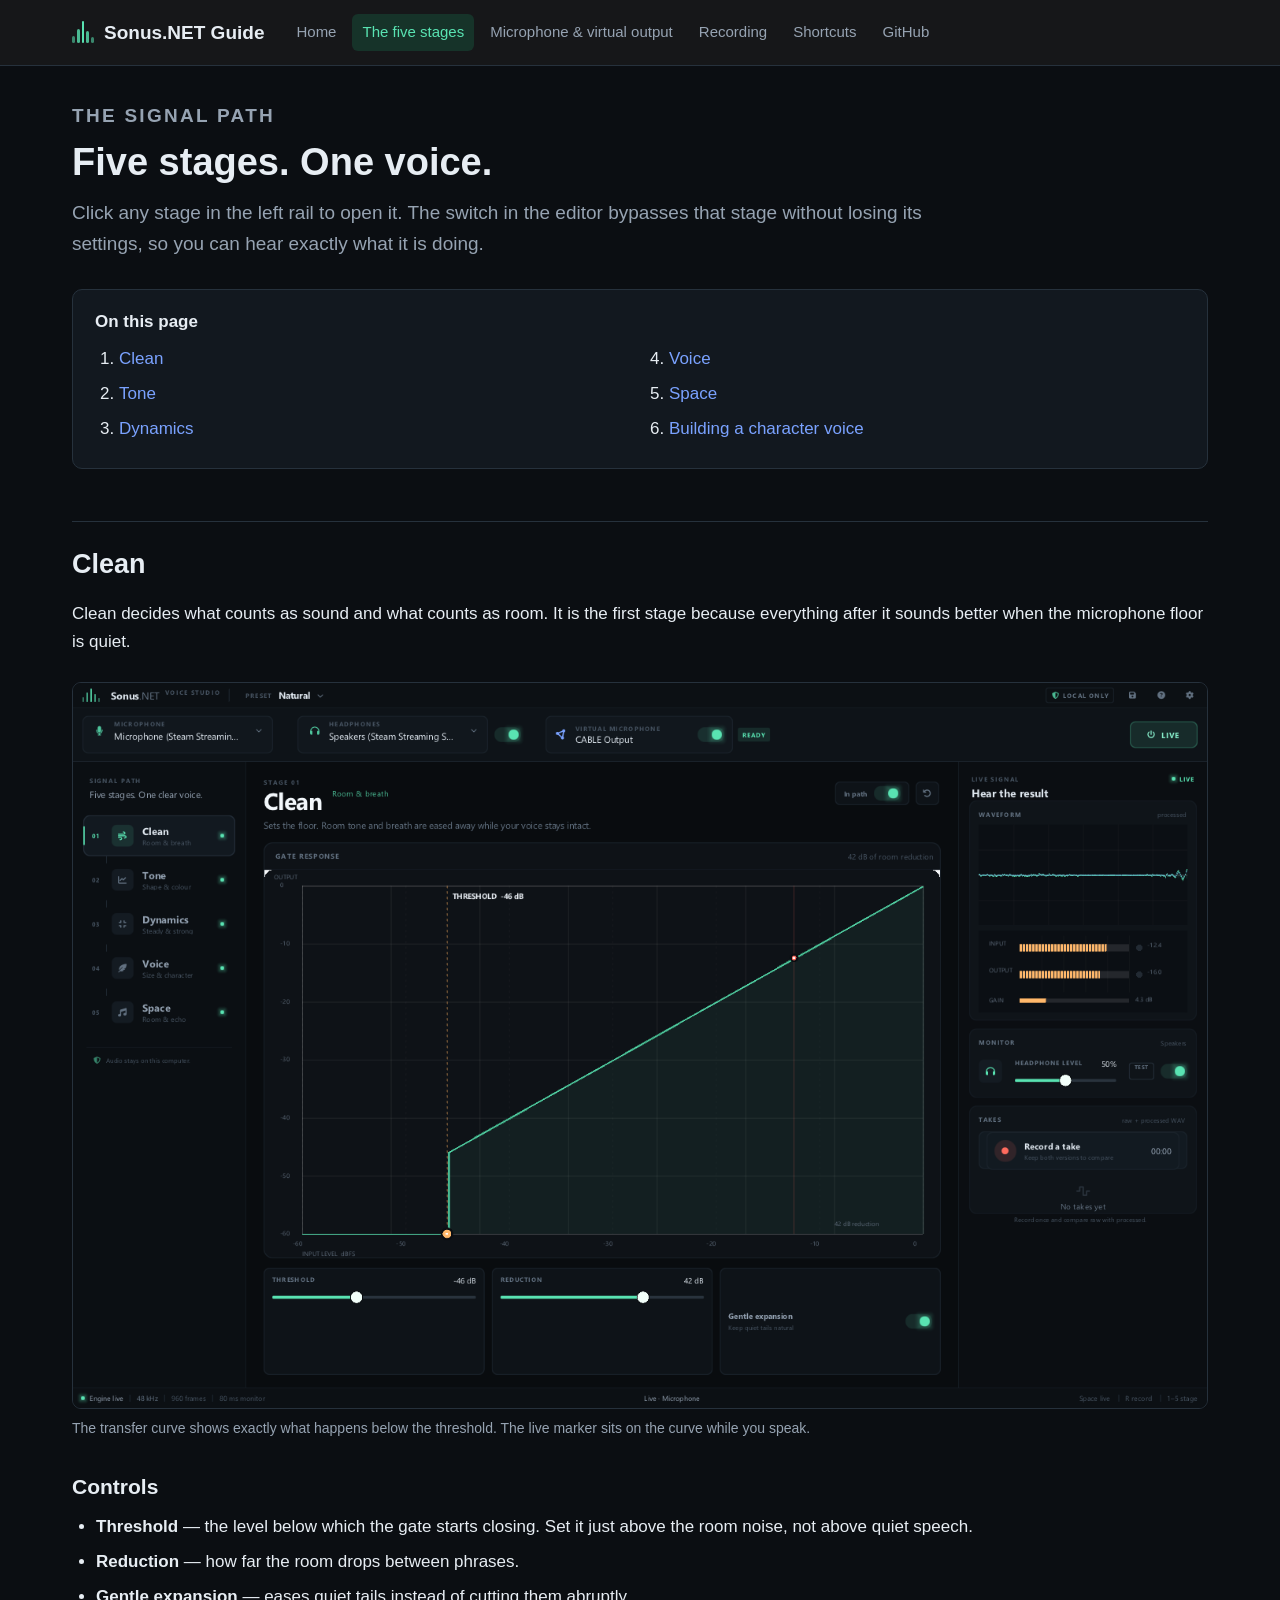
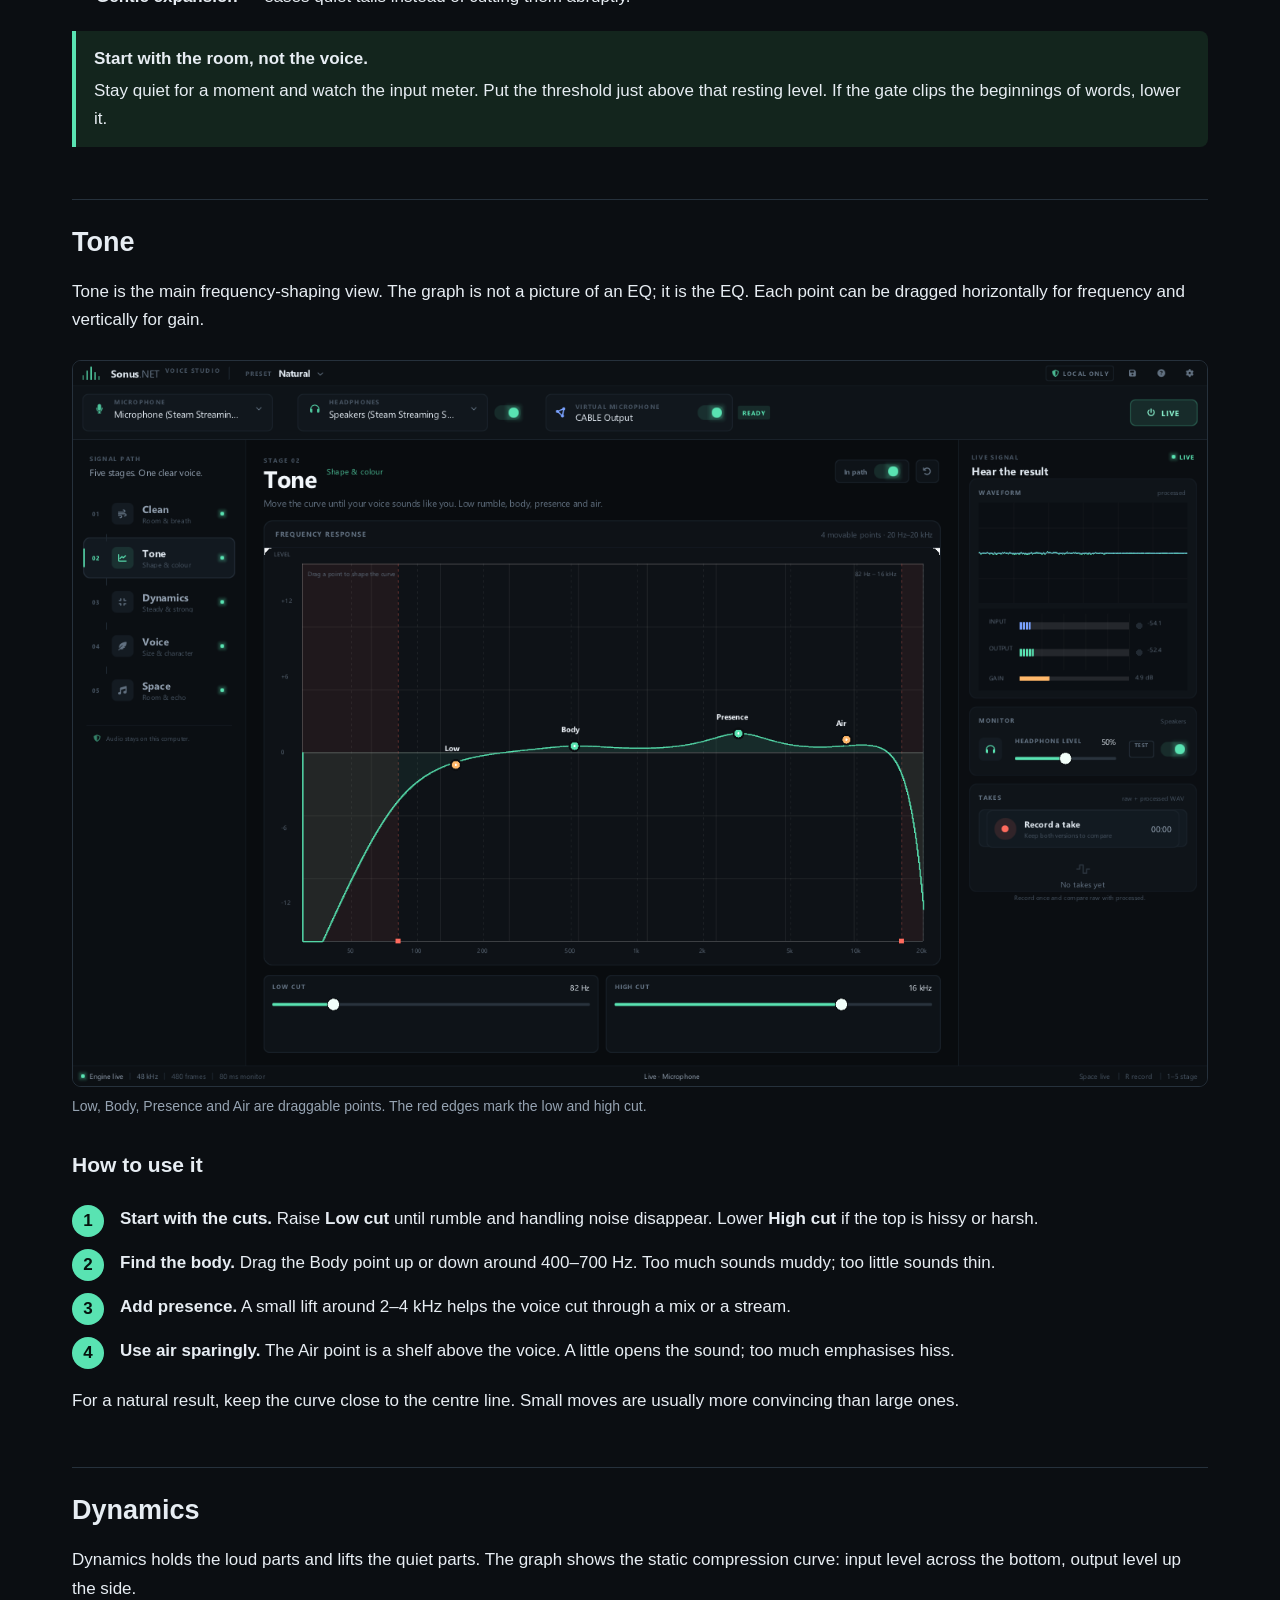
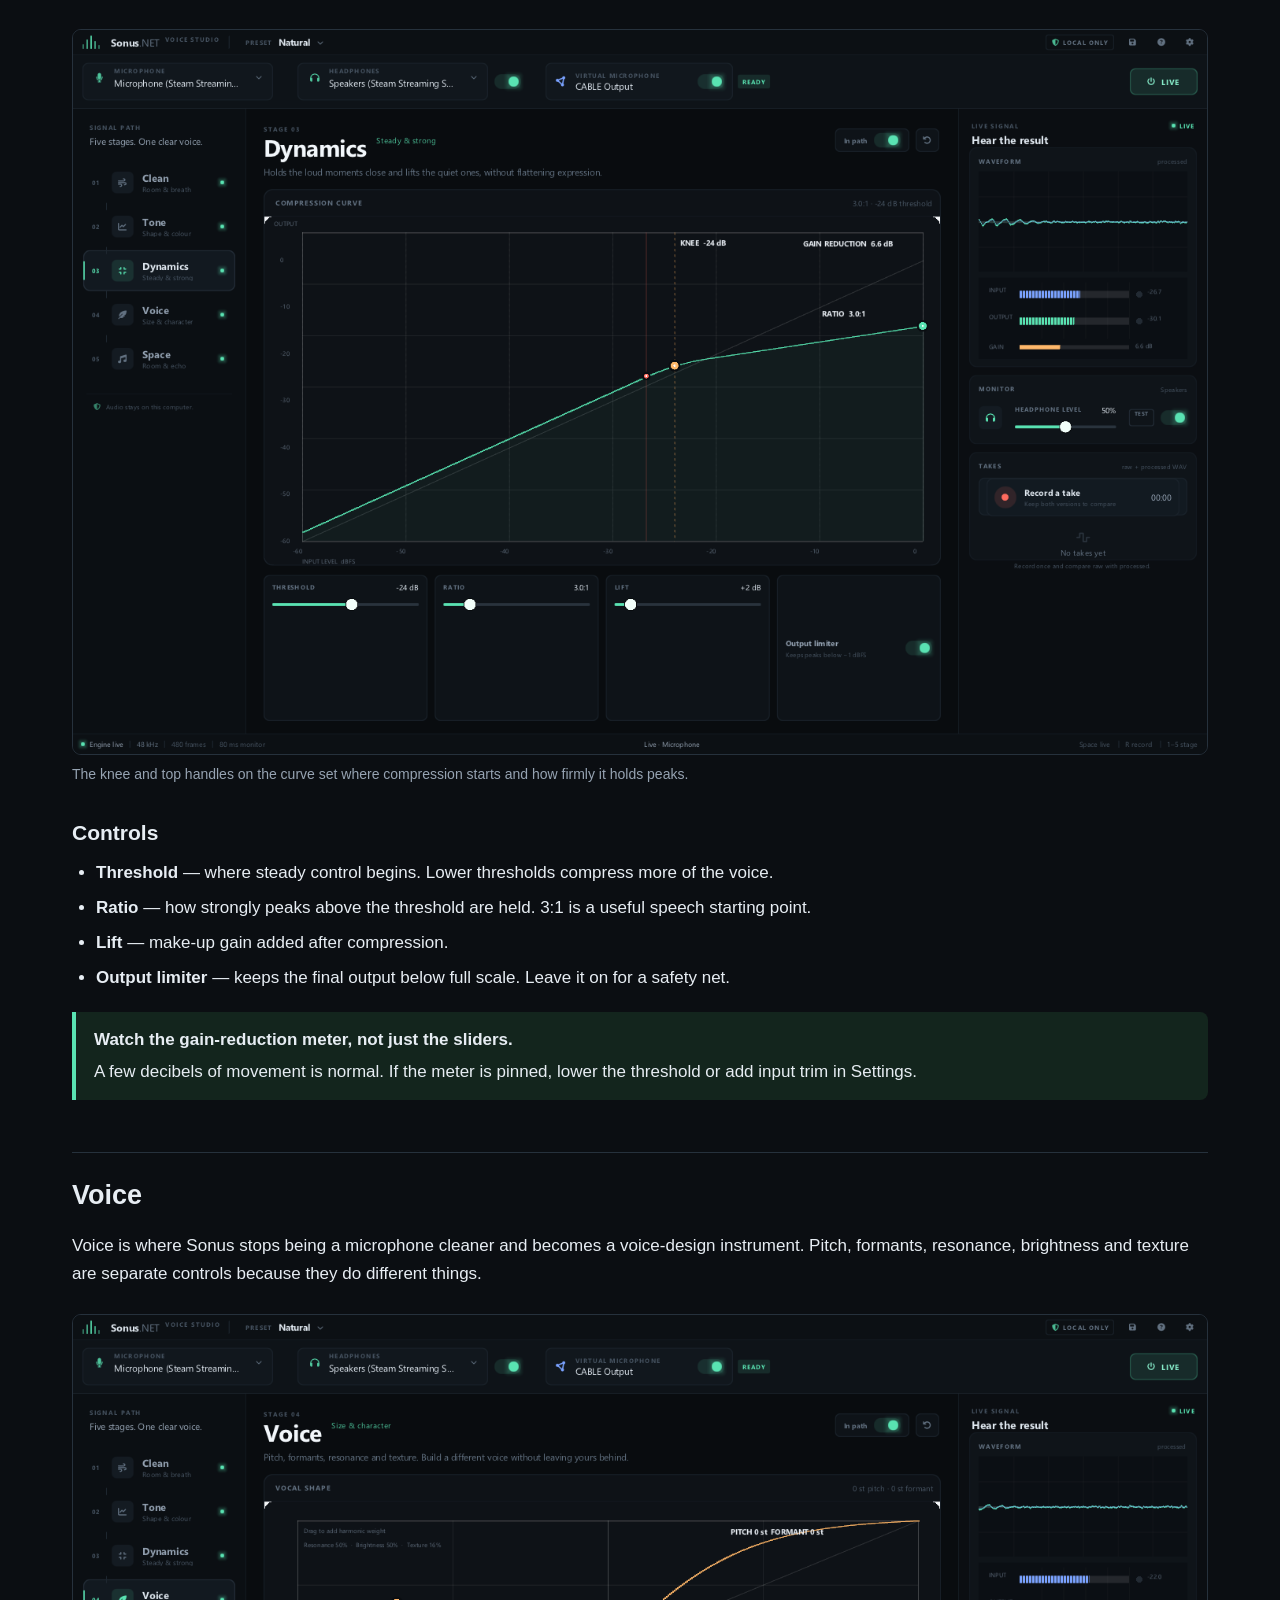
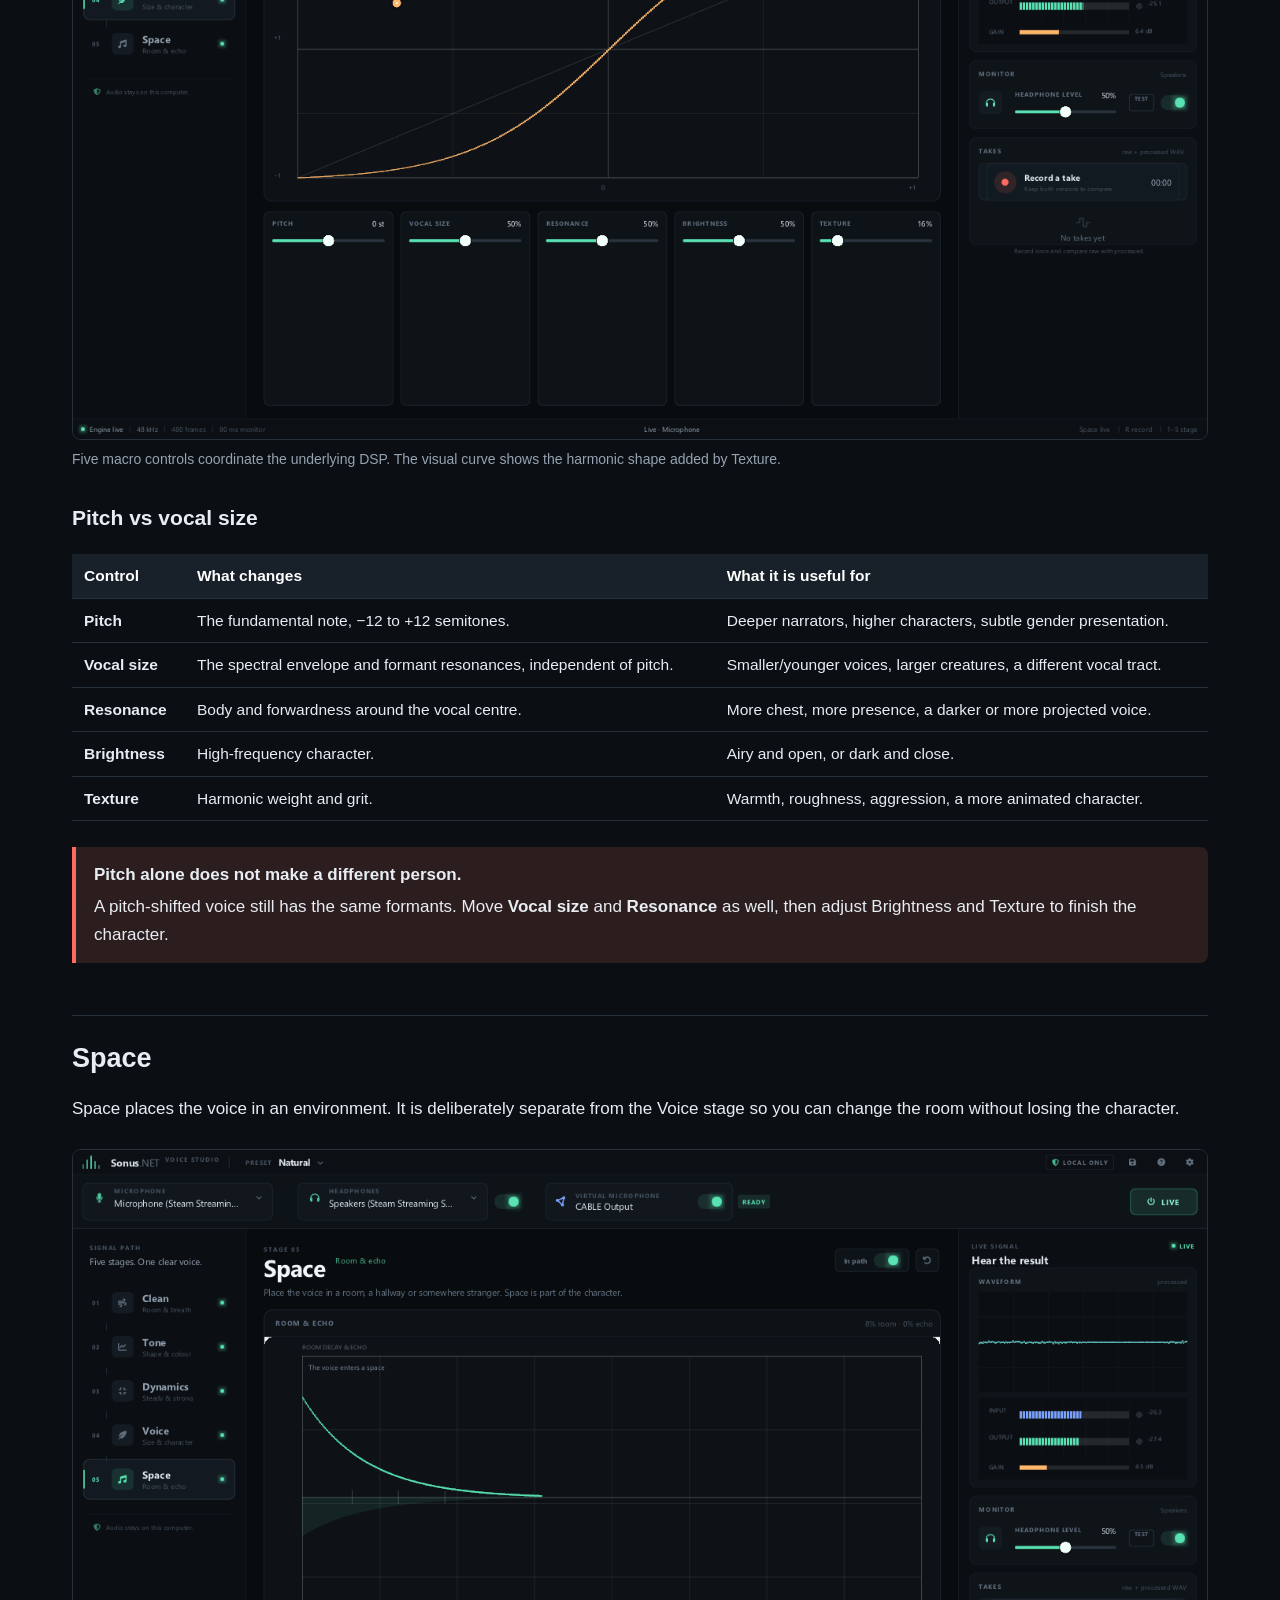
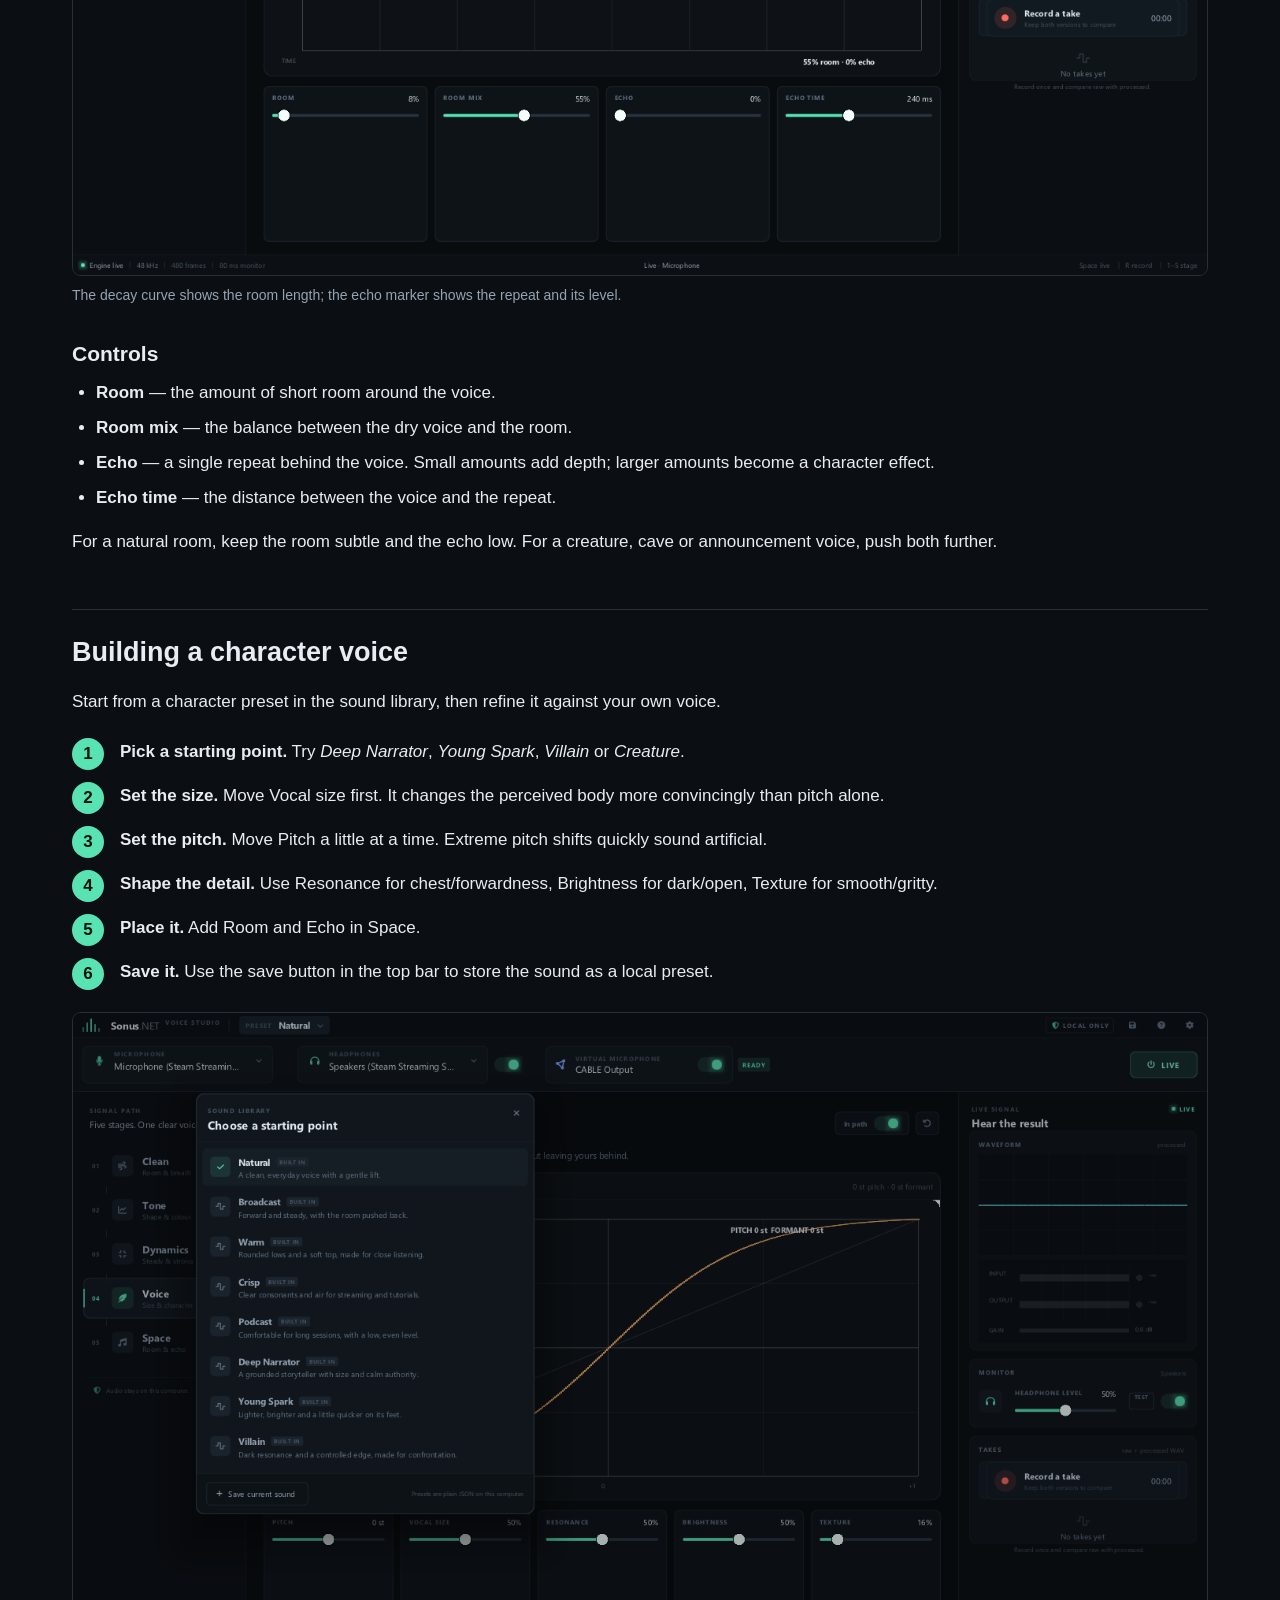
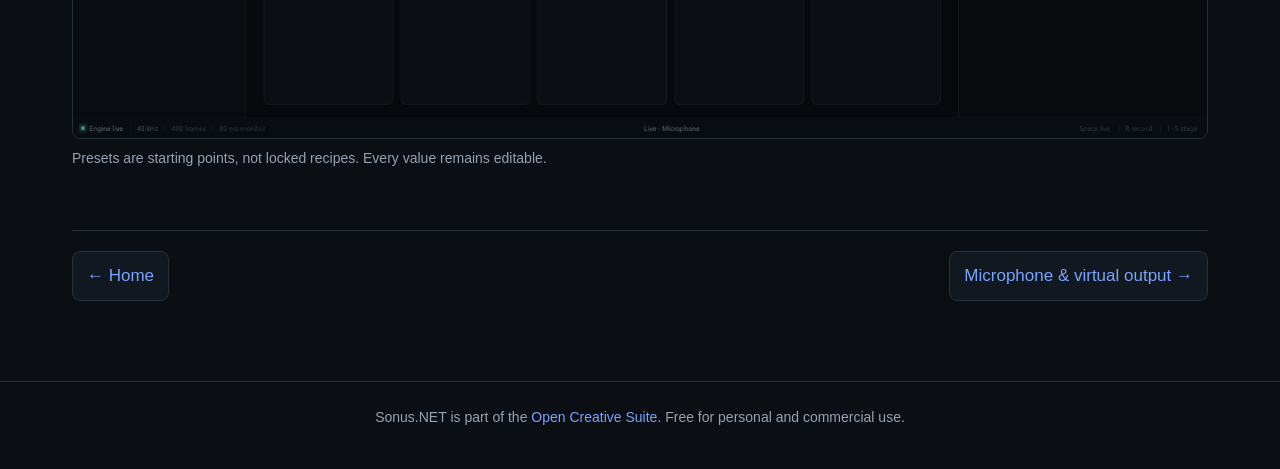
<file: docs/stages.html>
<!DOCTYPE html>
<html lang="en">
<head>
    <meta charset="utf-8">
    <meta name="viewport" content="width=device-width, initial-scale=1">
    <title>The five stages · Sonus.NET Guide</title>
    <meta name="description" content="A practical guide to the Clean, Tone, Dynamics, Voice and Space stages in Sonus.NET.">
    <link rel="stylesheet" href="style.css">
</head>
<body>
<header class="topbar">
    <div class="topbar-inner">
        <a class="brand" href="index.html">
            <span class="brand-wave"><span></span><span></span><span></span><span></span><span></span></span>
            Sonus.NET Guide
        </a>
        <nav class="mainnav">
            <a href="index.html">Home</a>
            <a class="active" href="stages.html">The five stages</a>
            <a href="microphone.html">Microphone &amp; virtual output</a>
            <a href="recording.html">Recording</a>
            <a href="shortcuts.html">Shortcuts</a>
            <a href="https://github.com/OpenCreativeSuite/SonarDotNet">GitHub</a>
        </nav>
    </div>
</header>

<main>
    <div class="pagehead">
        <p class="eyebrow">The signal path</p>
        <h1>Five stages. One voice.</h1>
        <p>Click any stage in the left rail to open it. The switch in the editor bypasses that stage without losing its settings, so you can hear exactly what it is doing.</p>
    </div>

    <div class="toc">
        <strong>On this page</strong>
        <ol>
            <li><a href="#clean">Clean</a></li>
            <li><a href="#tone">Tone</a></li>
            <li><a href="#dynamics">Dynamics</a></li>
            <li><a href="#voice">Voice</a></li>
            <li><a href="#space">Space</a></li>
            <li><a href="#character">Building a character voice</a></li>
        </ol>
    </div>

    <section id="clean">
        <h2>Clean</h2>
        <p>Clean decides what counts as sound and what counts as room. It is the first stage because everything after it sounds better when the microphone floor is quiet.</p>
        <figure>
            <img src="screenshots/clean.png" alt="The Clean stage showing a gate transfer graph, threshold and reduction controls">
            <figcaption>The transfer curve shows exactly what happens below the threshold. The live marker sits on the curve while you speak.</figcaption>
        </figure>
        <h3>Controls</h3>
        <ul>
            <li><strong>Threshold</strong> — the level below which the gate starts closing. Set it just above the room noise, not above quiet speech.</li>
            <li><strong>Reduction</strong> — how far the room drops between phrases.</li>
            <li><strong>Gentle expansion</strong> — eases quiet tails instead of cutting them abruptly.</li>
        </ul>
        <div class="tip">
            <strong>Start with the room, not the voice.</strong>
            Stay quiet for a moment and watch the input meter. Put the threshold just above that resting level. If the gate clips the beginnings of words, lower it.
        </div>
    </section>

    <section id="tone">
        <h2>Tone</h2>
        <p>Tone is the main frequency-shaping view. The graph is not a picture of an EQ; it is the EQ. Each point can be dragged horizontally for frequency and vertically for gain.</p>
        <figure>
            <img src="screenshots/tone.png" alt="The Tone stage with the low, body, presence and air points on a frequency graph">
            <figcaption>Low, Body, Presence and Air are draggable points. The red edges mark the low and high cut.</figcaption>
        </figure>
        <h3>How to use it</h3>
        <ol class="steps">
            <li><strong>Start with the cuts.</strong> Raise <strong>Low cut</strong> until rumble and handling noise disappear. Lower <strong>High cut</strong> if the top is hissy or harsh.</li>
            <li><strong>Find the body.</strong> Drag the Body point up or down around 400–700 Hz. Too much sounds muddy; too little sounds thin.</li>
            <li><strong>Add presence.</strong> A small lift around 2–4 kHz helps the voice cut through a mix or a stream.</li>
            <li><strong>Use air sparingly.</strong> The Air point is a shelf above the voice. A little opens the sound; too much emphasises hiss.</li>
        </ol>
        <p>For a natural result, keep the curve close to the centre line. Small moves are usually more convincing than large ones.</p>
    </section>

    <section id="dynamics">
        <h2>Dynamics</h2>
        <p>Dynamics holds the loud parts and lifts the quiet parts. The graph shows the static compression curve: input level across the bottom, output level up the side.</p>
        <figure>
            <img src="screenshots/dynamics.png" alt="The Dynamics stage showing a compressor curve with threshold, ratio and gain reduction">
            <figcaption>The knee and top handles on the curve set where compression starts and how firmly it holds peaks.</figcaption>
        </figure>
        <h3>Controls</h3>
        <ul>
            <li><strong>Threshold</strong> — where steady control begins. Lower thresholds compress more of the voice.</li>
            <li><strong>Ratio</strong> — how strongly peaks above the threshold are held. 3:1 is a useful speech starting point.</li>
            <li><strong>Lift</strong> — make-up gain added after compression.</li>
            <li><strong>Output limiter</strong> — keeps the final output below full scale. Leave it on for a safety net.</li>
        </ul>
        <div class="tip">
            <strong>Watch the gain-reduction meter, not just the sliders.</strong>
            A few decibels of movement is normal. If the meter is pinned, lower the threshold or add input trim in Settings.
        </div>
    </section>

    <section id="voice">
        <h2>Voice</h2>
        <p>Voice is where Sonus stops being a microphone cleaner and becomes a voice-design instrument. Pitch, formants, resonance, brightness and texture are separate controls because they do different things.</p>
        <figure>
            <img src="screenshots/voice.png" alt="The Voice stage with pitch, vocal size, resonance, brightness and texture controls">
            <figcaption>Five macro controls coordinate the underlying DSP. The visual curve shows the harmonic shape added by Texture.</figcaption>
        </figure>
        <h3>Pitch vs vocal size</h3>
        <table>
            <thead><tr><th>Control</th><th>What changes</th><th>What it is useful for</th></tr></thead>
            <tbody>
                <tr><td><strong>Pitch</strong></td><td>The fundamental note, −12 to +12 semitones.</td><td>Deeper narrators, higher characters, subtle gender presentation.</td></tr>
                <tr><td><strong>Vocal size</strong></td><td>The spectral envelope and formant resonances, independent of pitch.</td><td>Smaller/younger voices, larger creatures, a different vocal tract.</td></tr>
                <tr><td><strong>Resonance</strong></td><td>Body and forwardness around the vocal centre.</td><td>More chest, more presence, a darker or more projected voice.</td></tr>
                <tr><td><strong>Brightness</strong></td><td>High-frequency character.</td><td>Airy and open, or dark and close.</td></tr>
                <tr><td><strong>Texture</strong></td><td>Harmonic weight and grit.</td><td>Warmth, roughness, aggression, a more animated character.</td></tr>
            </tbody>
        </table>
        <div class="warning">
            <strong>Pitch alone does not make a different person.</strong>
            A pitch-shifted voice still has the same formants. Move <strong>Vocal size</strong> and <strong>Resonance</strong> as well, then adjust Brightness and Texture to finish the character.
        </div>
    </section>

    <section id="space">
        <h2>Space</h2>
        <p>Space places the voice in an environment. It is deliberately separate from the Voice stage so you can change the room without losing the character.</p>
        <figure>
            <img src="screenshots/space.png" alt="The Space stage showing a room decay curve, echo tap and room controls">
            <figcaption>The decay curve shows the room length; the echo marker shows the repeat and its level.</figcaption>
        </figure>
        <h3>Controls</h3>
        <ul>
            <li><strong>Room</strong> — the amount of short room around the voice.</li>
            <li><strong>Room mix</strong> — the balance between the dry voice and the room.</li>
            <li><strong>Echo</strong> — a single repeat behind the voice. Small amounts add depth; larger amounts become a character effect.</li>
            <li><strong>Echo time</strong> — the distance between the voice and the repeat.</li>
        </ul>
        <p>For a natural room, keep the room subtle and the echo low. For a creature, cave or announcement voice, push both further.</p>
    </section>

    <section id="character">
        <h2>Building a character voice</h2>
        <p>Start from a character preset in the sound library, then refine it against your own voice.</p>
        <ol class="steps">
            <li><strong>Pick a starting point.</strong> Try <em>Deep Narrator</em>, <em>Young Spark</em>, <em>Villain</em> or <em>Creature</em>.</li>
            <li><strong>Set the size.</strong> Move Vocal size first. It changes the perceived body more convincingly than pitch alone.</li>
            <li><strong>Set the pitch.</strong> Move Pitch a little at a time. Extreme pitch shifts quickly sound artificial.</li>
            <li><strong>Shape the detail.</strong> Use Resonance for chest/forwardness, Brightness for dark/open, Texture for smooth/gritty.</li>
            <li><strong>Place it.</strong> Add Room and Echo in Space.</li>
            <li><strong>Save it.</strong> Use the save button in the top bar to store the sound as a local preset.</li>
        </ol>
        <figure>
            <img src="screenshots/presets.png" alt="The preset library with built-in enhancement and character presets">
            <figcaption>Presets are starting points, not locked recipes. Every value remains editable.</figcaption>
        </figure>
    </section>

    <div class="pager">
        <a href="index.html">← Home</a>
        <a href="microphone.html">Microphone &amp; virtual output →</a>
    </div>
</main>

<footer>
    Sonus.NET is part of the <a href="https://github.com/OpenCreativeSuite">Open Creative Suite</a>. Free for personal and commercial use.
</footer>
</body>
</html>
</file>
<file: docs/style.css>
:root {
    --bg: #0b0e12;
    --panel: #12181f;
    --panel-2: #18212a;
    --ink: #e7edf3;
    --muted: #96a3b2;
    --line: #26313c;
    --accent: #59e3b2;
    --accent-soft: #163329;
    --blue: #7aa2ff;
    --green: #59e3b2;
    --red: #ff6b5e;
    --code: #080b0e;
}

* {
    box-sizing: border-box;
}

html {
    scroll-behavior: smooth;
}

body {
    margin: 0;
    background: var(--bg);
    color: var(--ink);
    font: 17px/1.65 "Segoe UI", Tahoma, Verdana, sans-serif;
}

a {
    color: var(--blue);
    text-decoration: none;
}

a:hover {
    text-decoration: underline;
}

header.topbar {
    position: sticky;
    top: 0;
    z-index: 20;
    background: rgba(23, 24, 27, 0.96);
    border-bottom: 1px solid var(--line);
    backdrop-filter: blur(8px);
}

.topbar-inner {
    max-width: 1180px;
    margin: 0 auto;
    padding: 14px 22px;
    display: flex;
    align-items: center;
    gap: 22px;
    flex-wrap: wrap;
}

.brand {
    display: flex;
    align-items: center;
    gap: 10px;
    font-weight: 700;
    font-size: 19px;
    color: var(--ink);
}

.brand-mark {
    position: relative;
    width: 22px;
    height: 22px;
}

.brand-mark .bar {
    position: absolute;
    left: 2px;
    right: 2px;
    bottom: 5px;
    height: 2.5px;
    border-radius: 1px;
    background: var(--accent);
}

.brand-mark .bar::before {
    content: "";
    position: absolute;
    left: 2px;
    bottom: 2px;
    width: 2.5px;
    height: 12px;
    border-radius: 1px;
    background: #7c8592;
}

.brand-mark .dot {
    position: absolute;
    right: 1px;
    top: 2px;
    width: 6px;
    height: 6px;
    border-radius: 50%;
    background: var(--accent);
}

nav.mainnav {
    display: flex;
    gap: 6px;
    flex-wrap: wrap;
}

nav.mainnav a {
    padding: 6px 10px;
    border-radius: 6px;
    color: var(--muted);
    font-size: 15px;
}

nav.mainnav a:hover {
    background: var(--panel);
    text-decoration: none;
    color: var(--ink);
}

nav.mainnav a.active {
    background: var(--accent-soft);
    color: var(--accent);
}

main {
    max-width: 1180px;
    margin: 0 auto;
    padding: 34px 22px 80px;
}

.hero {
    display: grid;
    grid-template-columns: minmax(0, 1.3fr) minmax(0, 1fr);
    gap: 34px;
    align-items: center;
    margin-bottom: 42px;
}

.hero h1 {
    font-size: 44px;
    line-height: 1.1;
    margin: 0 0 16px;
    letter-spacing: -0.5px;
}

.hero p.lead {
    font-size: 20px;
    color: var(--muted);
    margin: 0 0 22px;
}

.eyebrow {
    margin: 0 0 10px;
    color: var(--accent);
    font-size: 12.5px;
    font-weight: 700;
    letter-spacing: 0.12em;
    text-transform: uppercase;
}

.cta-row {
    display: flex;
    flex-wrap: wrap;
    gap: 12px;
    margin: 0 0 16px;
}

.btn {
    display: inline-block;
    border-radius: 8px;
    padding: 11px 18px;
    font-size: 15.5px;
    font-weight: 600;
}

.btn:hover {
    text-decoration: none;
    filter: brightness(1.06);
}

.btn-primary {
    background: var(--accent);
    border: 1px solid #8bf4d0;
    color: #06130e;
}

.btn-quiet {
    background: var(--panel);
    border: 1px solid var(--line);
    color: var(--ink);
}

.hero-note {
    color: var(--muted);
    font-size: 15px;
    margin: 0;
}

.task-grid .task {
    display: flex;
    flex-direction: column;
    color: var(--ink);
}

.task-grid .task:hover {
    border-color: var(--accent);
    text-decoration: none;
    transform: translateY(-2px);
}

.task {
    transition: border-color 0.15s ease, transform 0.15s ease;
}

.task-icon {
    display: grid;
    place-items: center;
    width: 36px;
    height: 36px;
    margin-bottom: 12px;
    border-radius: 10px;
    background: var(--accent-soft);
    color: var(--accent);
    font-size: 18px;
    font-weight: 700;
}

.task h3 {
    margin: 0 0 6px;
}

.task p {
    color: var(--muted);
    font-size: 15.5px;
}

.task-link {
    margin-top: auto;
    padding-top: 10px;
    color: var(--accent);
    font-size: 14px;
    font-weight: 600;
}

.hero img {
    width: 100%;
    border: 1px solid var(--line);
    border-radius: 10px;
    display: block;
}

h1 {
    font-size: 38px;
    line-height: 1.15;
    margin: 0 0 12px;
}

h2 {
    font-size: 27px;
    margin: 52px 0 14px;
    padding-top: 20px;
    border-top: 1px solid var(--line);
}

h3 {
    font-size: 21px;
    margin: 30px 0 8px;
}

h4 {
    font-size: 17px;
    margin: 22px 0 6px;
}

p {
    margin: 0 0 14px;
}

ul,
ol {
    margin: 0 0 16px;
    padding-left: 24px;
}

li {
    margin-bottom: 7px;
}

code,
kbd {
    font-family: Consolas, "Cascadia Mono", "Courier New", monospace;
    font-size: 0.92em;
}

code {
    background: var(--code);
    border: 1px solid #2c313a;
    padding: 1px 5px;
    border-radius: 4px;
}

kbd {
    display: inline-block;
    background: #2c313a;
    border: 1px solid #444b57;
    border-bottom-width: 2px;
    border-radius: 5px;
    padding: 0 6px;
    color: #ffffff;
    white-space: nowrap;
}

.pagehead {
    margin-bottom: 30px;
}

.pagehead p {
    color: var(--muted);
    font-size: 19px;
    max-width: 850px;
}

.toc {
    background: var(--panel);
    border: 1px solid var(--line);
    border-radius: 10px;
    padding: 18px 22px;
    margin: 24px 0 36px;
}

.promise {
    background: linear-gradient(135deg, #133028, #10161c 60%);
    border: 1px solid #285c4b;
    border-left: 6px solid var(--accent);
    border-radius: 12px;
    padding: 26px 28px;
    margin: 34px 0 38px;
}

.promise h2 {
    margin: 0 0 12px;
    padding: 0;
    border: 0;
    font-size: 30px;
    color: #baf7e1;
}

.promise .card {
    background: rgba(0, 0, 0, 0.18);
}

.promise-note {
    color: var(--muted);
    font-size: 15px;
    margin: 16px 0 0;
}

.toc strong {
    display: block;
    margin-bottom: 8px;
}

.toc ol {
    margin: 0;
    columns: 2;
    column-gap: 34px;
}

figure {
    margin: 26px 0;
}

figure img {
    width: 100%;
    display: block;
    border: 1px solid var(--line);
    border-radius: 9px;
    background: var(--panel);
}

figcaption {
    color: var(--muted);
    font-size: 14px;
    margin-top: 8px;
}

.note,
.tip,
.warning {
    border-left: 4px solid var(--blue);
    background: #141e27;
    border-radius: 0 8px 8px 0;
    padding: 14px 18px;
    margin: 20px 0;
}

.tip {
    border-left-color: var(--green);
    background: #13251d;
}

.warning {
    border-left-color: var(--red);
    background: #2c1e1e;
}

.note > strong:first-child,
.tip > strong:first-child,
.warning > strong:first-child {
    display: block;
    margin-bottom: 4px;
}

.grid2 {
    display: grid;
    grid-template-columns: repeat(2, minmax(0, 1fr));
    gap: 20px;
}

.grid3 {
    display: grid;
    grid-template-columns: repeat(3, minmax(0, 1fr));
    gap: 18px;
}

.card {
    background: var(--panel);
    border: 1px solid var(--line);
    border-radius: 10px;
    padding: 18px 20px;
}

.card h3 {
    margin-top: 0;
    font-size: 19px;
}

.card p:last-child {
    margin-bottom: 0;
}

table {
    width: 100%;
    border-collapse: collapse;
    margin: 18px 0 26px;
    font-size: 15.5px;
}

th,
td {
    text-align: left;
    padding: 9px 12px;
    border-bottom: 1px solid var(--line);
    vertical-align: top;
}

th {
    background: var(--panel-2);
    color: #ffffff;
    font-weight: 600;
}

tr:hover td {
    background: #1c1f24;
}

.steps {
    counter-reset: step;
    list-style: none;
    padding: 0;
    margin: 22px 0;
}

.steps > li {
    counter-increment: step;
    position: relative;
    padding-left: 48px;
    margin-bottom: 16px;
}

.steps > li::before {
    content: counter(step);
    position: absolute;
    left: 0;
    top: 0;
    width: 32px;
    height: 32px;
    border-radius: 50%;
    background: var(--accent);
    color: #06130e;
    font-weight: 700;
    display: grid;
    place-items: center;
}

.pager {
    display: flex;
    justify-content: space-between;
    gap: 16px;
    margin-top: 60px;
    padding-top: 20px;
    border-top: 1px solid var(--line);
}

.pager a {
    background: var(--panel);
    border: 1px solid var(--line);
    border-radius: 8px;
    padding: 10px 14px;
}

footer {
    border-top: 1px solid var(--line);
    color: var(--muted);
    font-size: 14px;
    padding: 24px 22px 40px;
    text-align: center;
}

@media (max-width: 820px) {
    .hero {
        grid-template-columns: 1fr;
    }

    .hero h1 {
        font-size: 34px;
    }

    .grid2,
    .grid3 {
        grid-template-columns: 1fr;
    }

    .toc ol {
        columns: 1;
    }

    body {
        font-size: 16px;
    }
}

/* Sonus waveform mark */
.brand-wave {
    display: flex;
    align-items: flex-end;
    gap: 2px;
    width: 22px;
    height: 22px;
}
.brand-wave span {
    width: 3px;
    border-radius: 2px;
    background: var(--accent);
}
.brand-wave span:nth-child(1) { height: 7px; opacity: 0.55; }
.brand-wave span:nth-child(2) { height: 14px; opacity: 0.8; }
.brand-wave span:nth-child(3) { height: 22px; }
.brand-wave span:nth-child(4) { height: 12px; opacity: 0.8; }
.brand-wave span:nth-child(5) { height: 6px; opacity: 0.55; }

/* Screenshots are wide app captures; never let the HTML width/height hints
   distort them when the documentation column is narrower. */
img {
    max-width: 100%;
    height: auto;
}

.hero {
    grid-template-columns: minmax(0, 1fr) minmax(0, 1.24fr);
    align-items: center;
}

.hero figure {
    margin: 0;
}

.hero img {
    height: auto;
    box-shadow: 0 24px 60px rgba(0, 0, 0, 0.38);
}

figure img {
    height: auto;
}

.btn {
    flex-shrink: 0;
    white-space: nowrap;
}

@media (max-width: 820px) {
    .hero {
        grid-template-columns: 1fr;
    }

    .hero h1 {
        font-size: 34px;
    }
}
</file>
